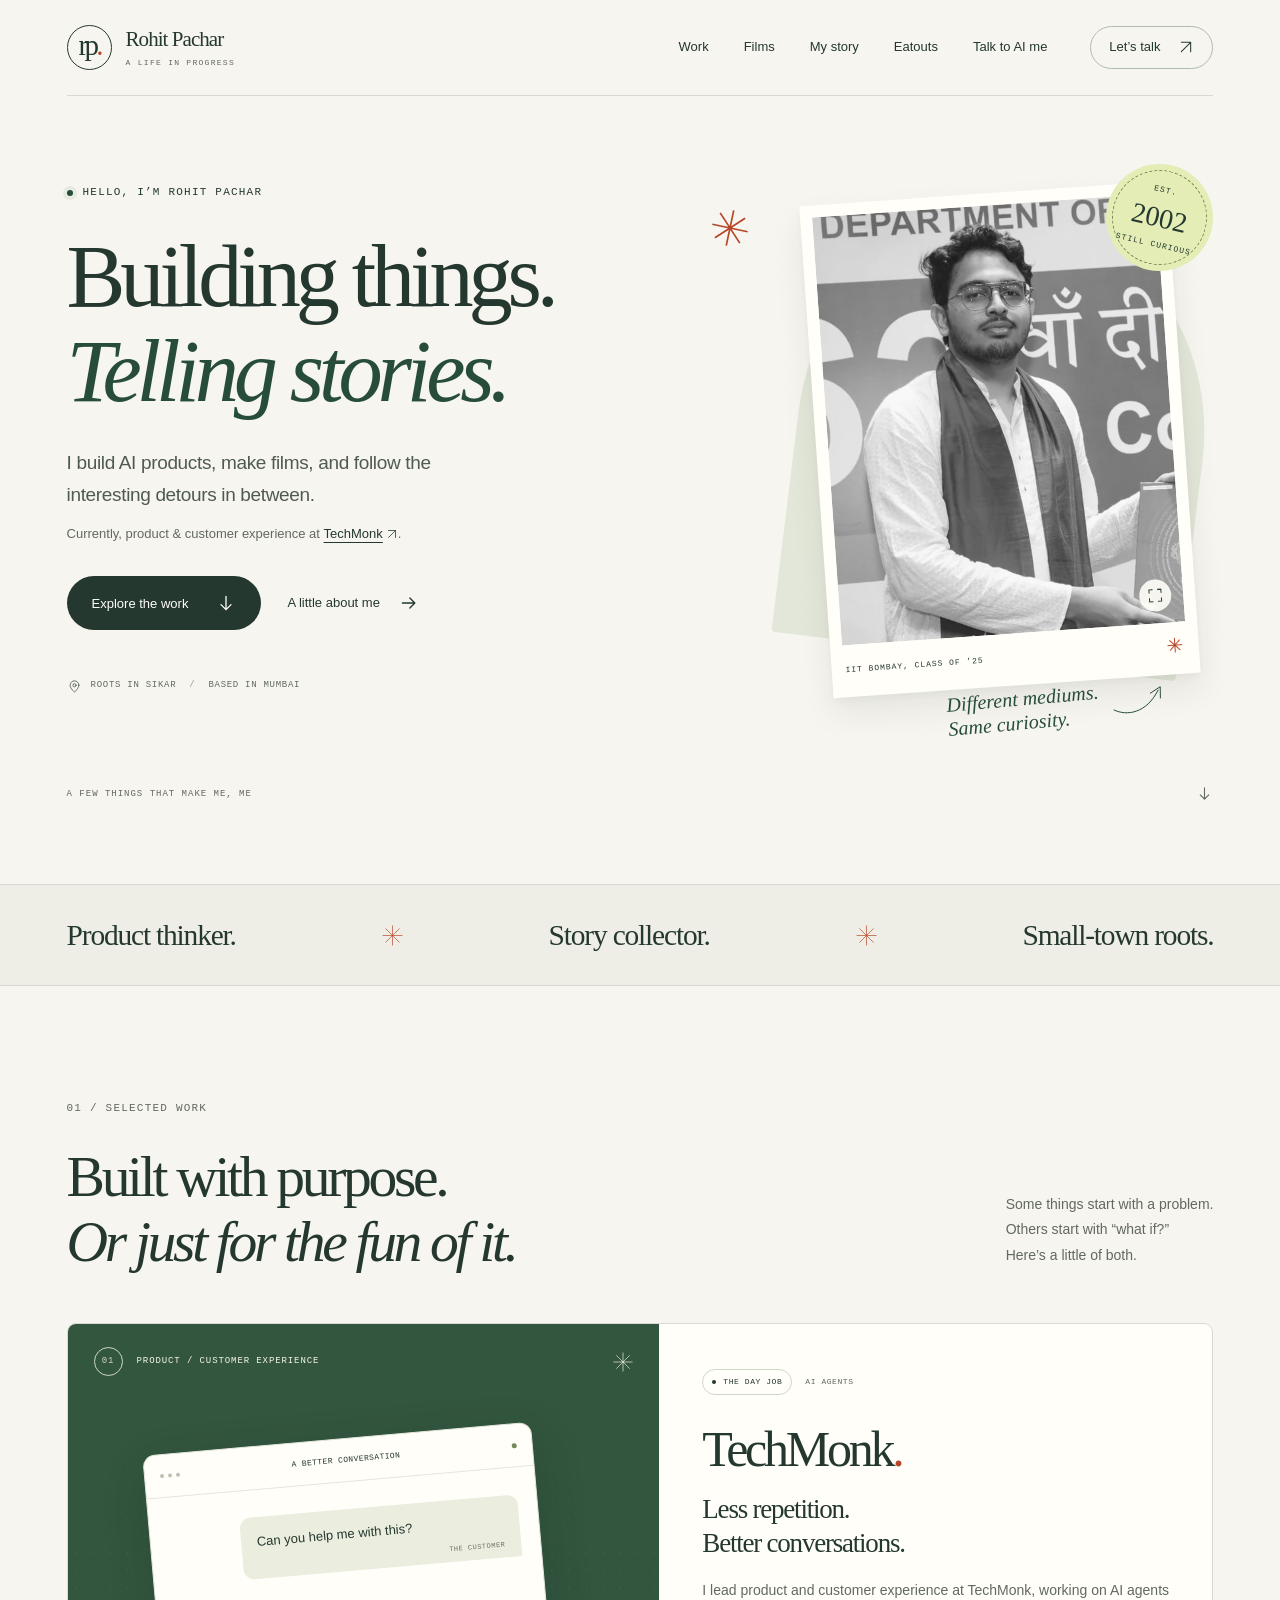
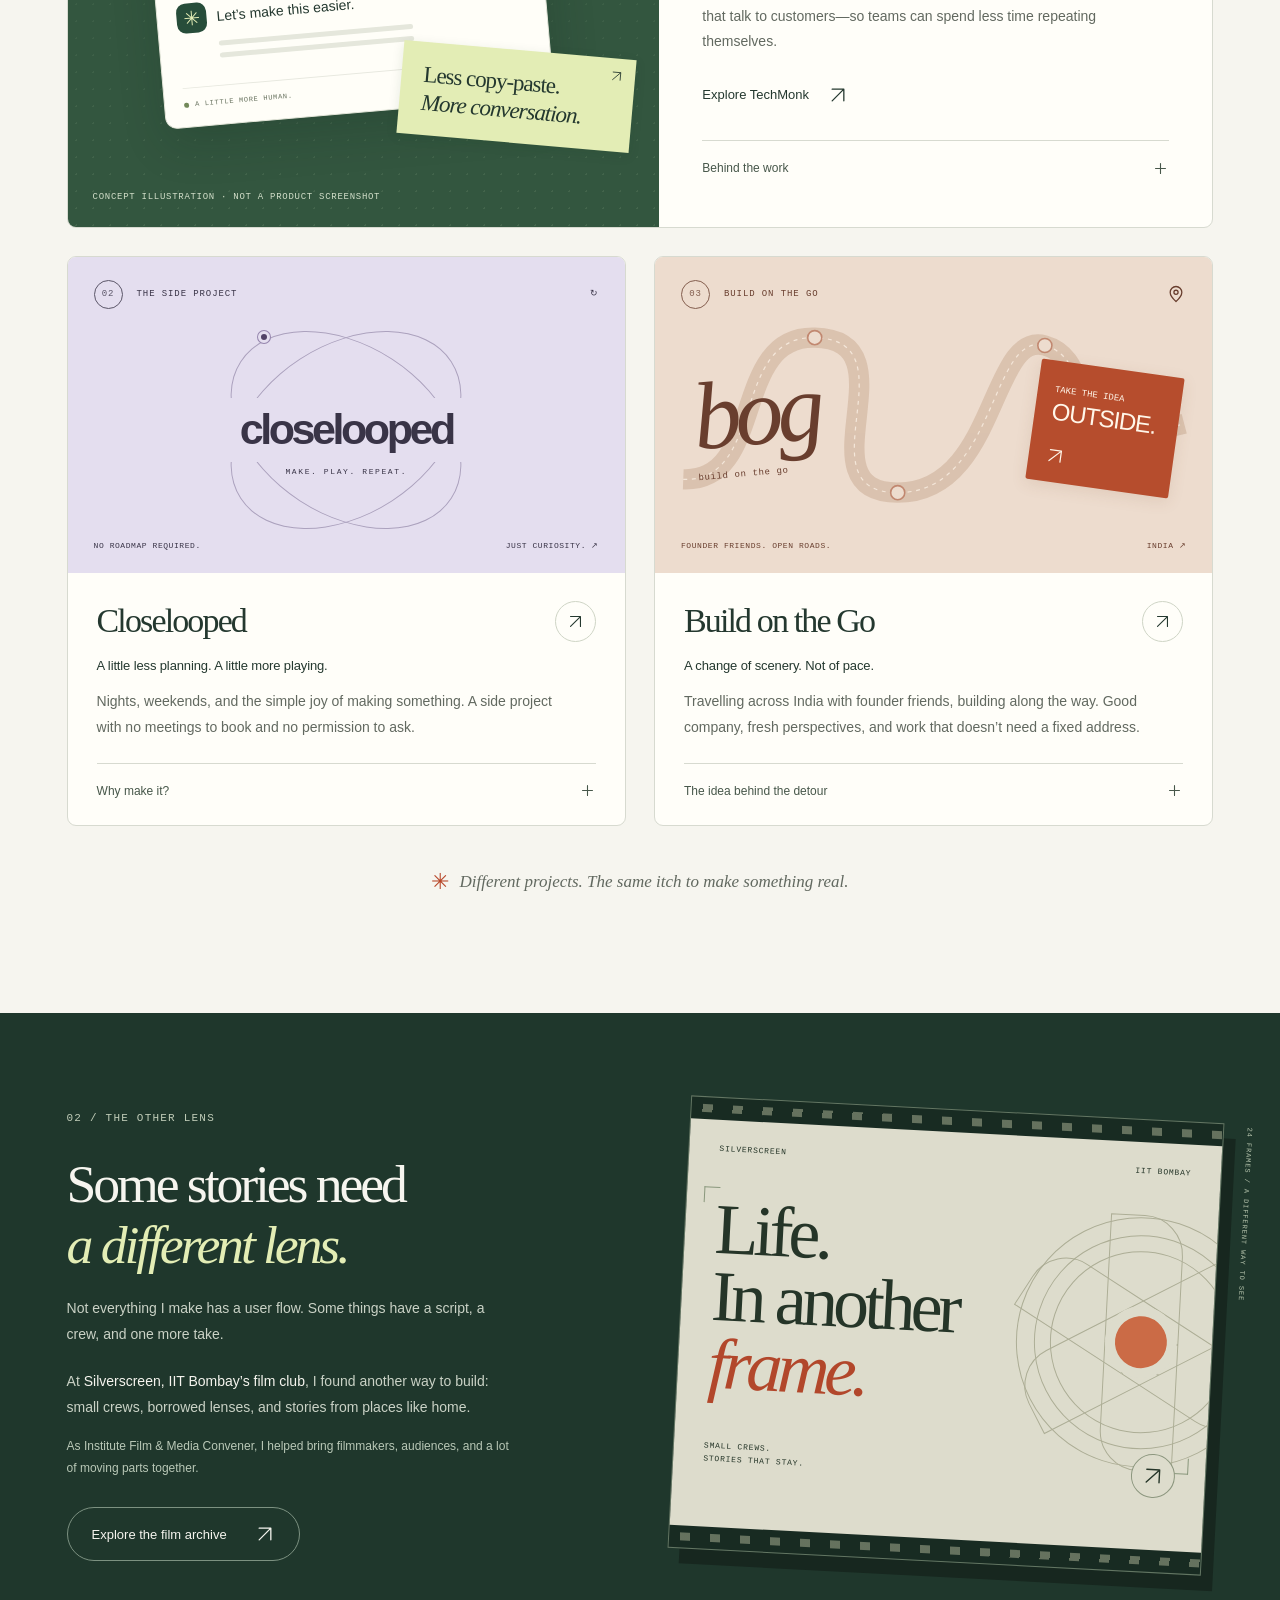
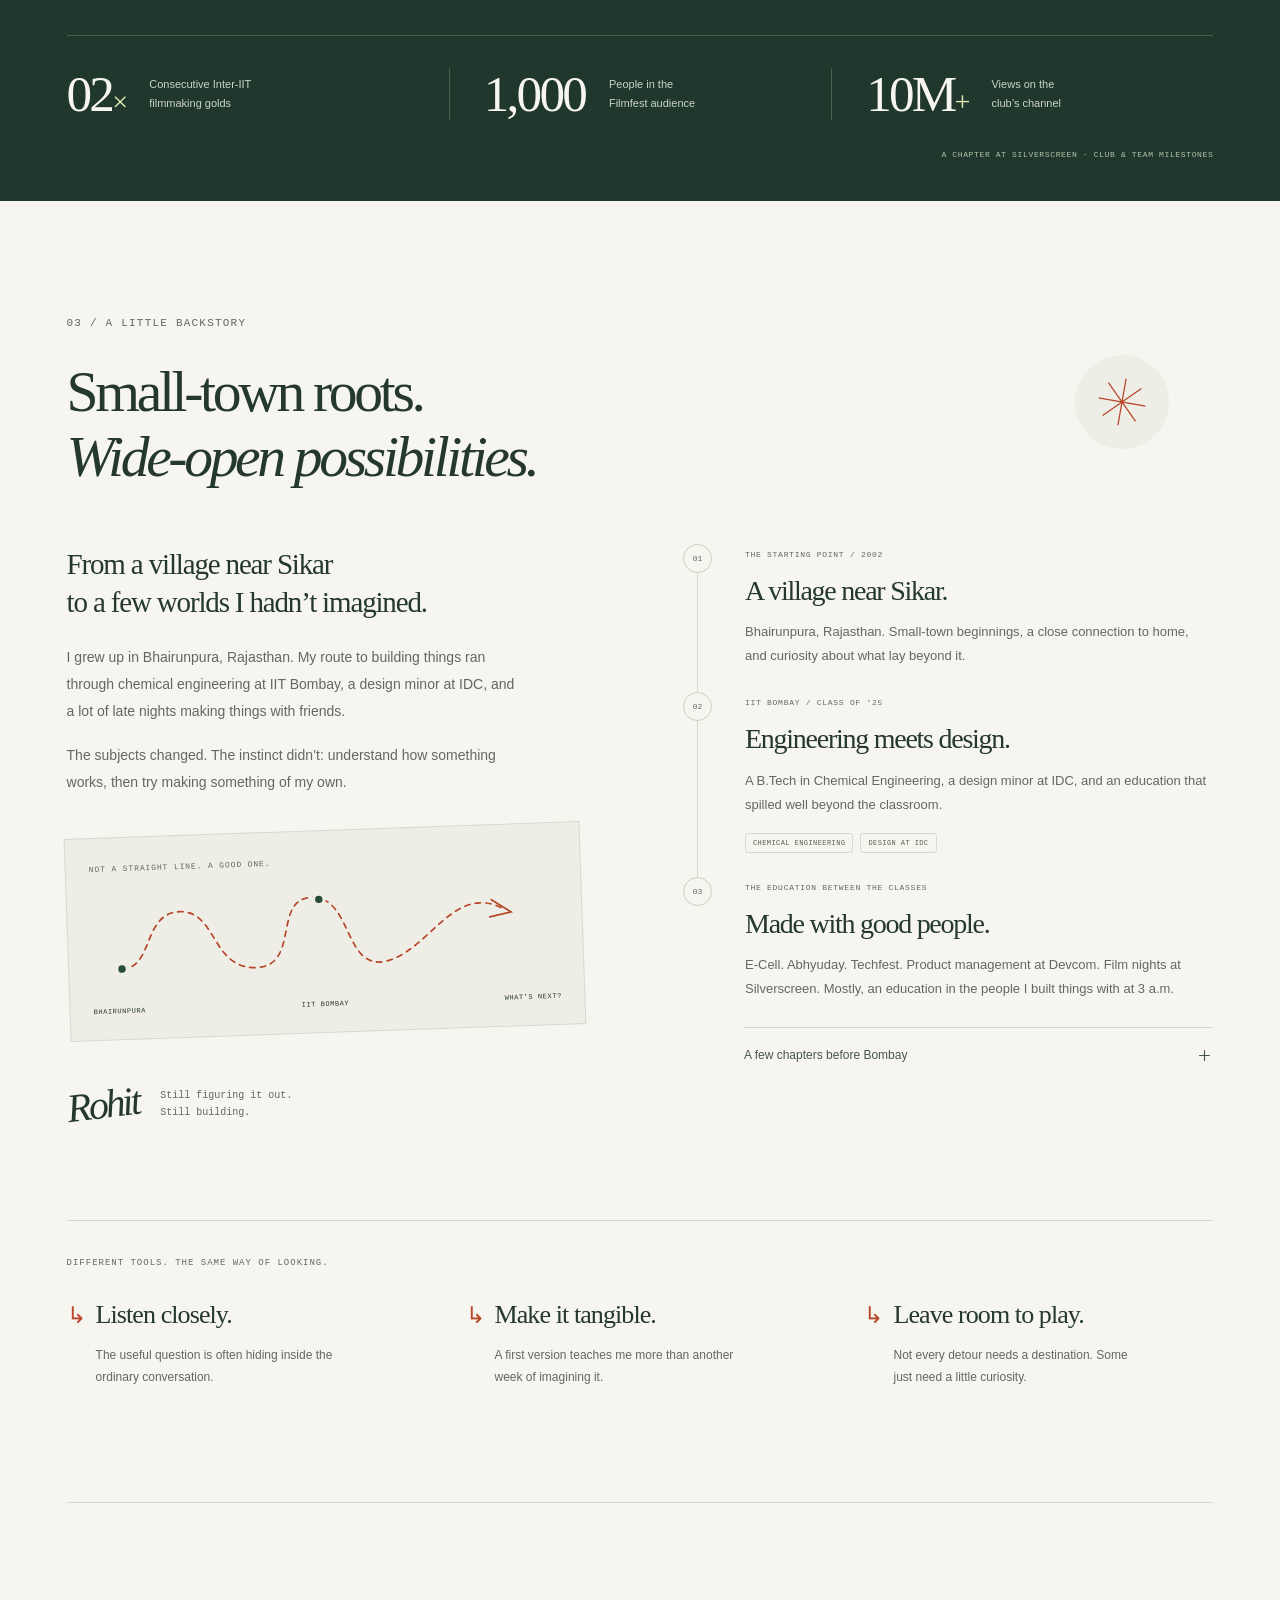
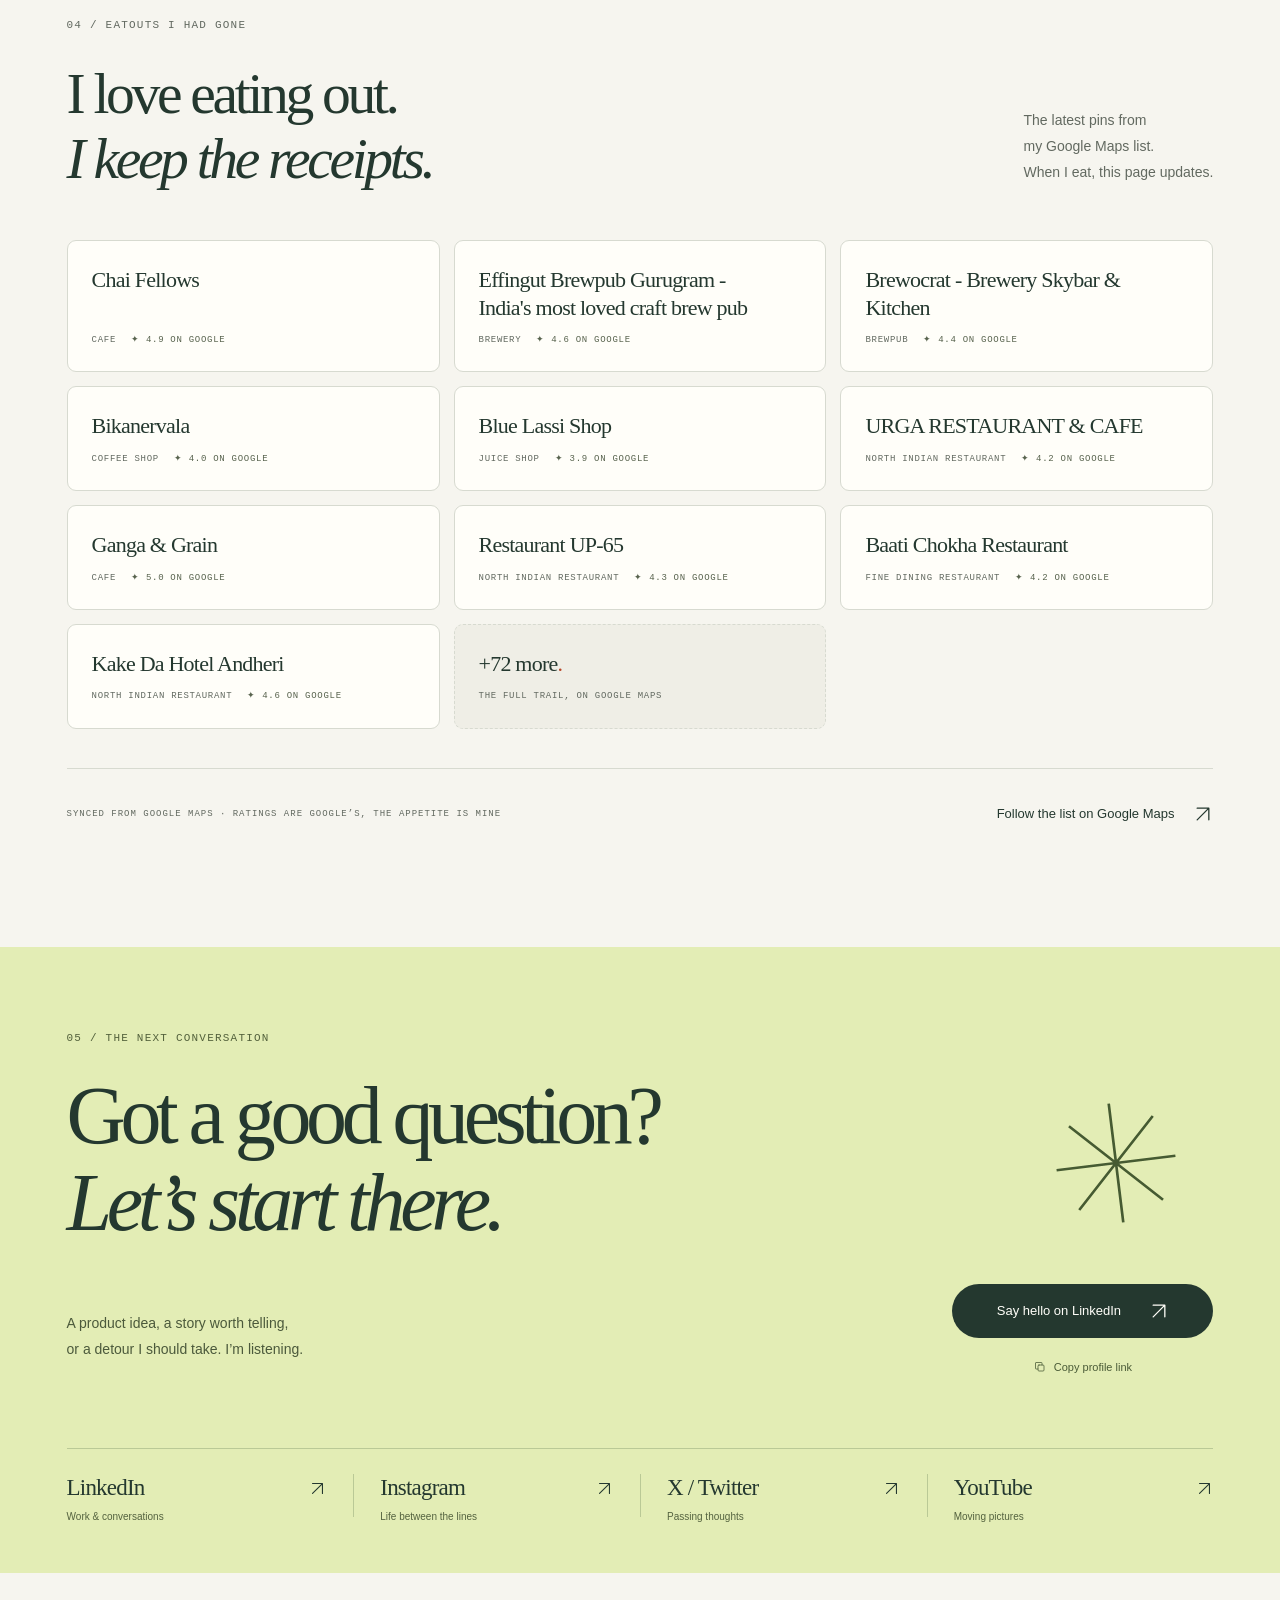
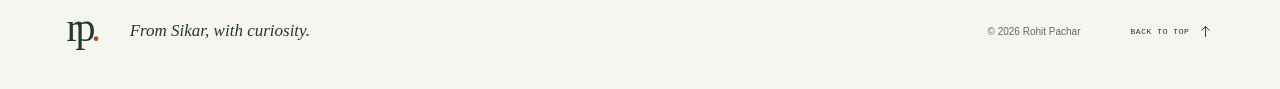
<file: index.html>
<!doctype html>
<html lang="en">
<head>
  <meta charset="utf-8">
  <meta name="viewport" content="width=device-width, initial-scale=1">
  <meta name="theme-color" content="#f6f5ef">
  <meta name="color-scheme" content="light">
  <title>Rohit Pachar — Building things. Telling stories.</title>
  <meta name="description" content="I'm Rohit Pachar. I build AI products, make films, and follow the interesting detours in between. Product & customer experience at TechMonk. IIT Bombay ’25.">
  <meta name="author" content="Rohit Pachar">
  <link rel="canonical" href="https://rohitpachar.com/">
  <meta property="og:type" content="website">
  <meta property="og:locale" content="en_IN">
  <meta property="og:site_name" content="Rohit Pachar">
  <meta property="og:title" content="Rohit Pachar — Building things. Telling stories.">
  <meta property="og:description" content="A product builder with a filmmaker’s eye. AI products, side projects, and stories from a life in progress.">
  <meta property="og:url" content="https://rohitpachar.com/">
  <meta property="og:image" content="https://rohitpachar.com/assets/images/social-cover.jpg">
  <meta property="og:image:width" content="1200">
  <meta property="og:image:height" content="630">
  <meta property="og:image:alt" content="Rohit Pachar. Building things. Telling stories. Product, film, and a little curiosity.">
  <meta name="twitter:card" content="summary_large_image">
  <meta name="twitter:site" content="@rohitpachar05">
  <meta name="twitter:title" content="Rohit Pachar — Building things. Telling stories.">
  <meta name="twitter:description" content="A product builder with a filmmaker’s eye. AI products, side projects, and stories from a life in progress.">
  <meta name="twitter:image" content="https://rohitpachar.com/assets/images/social-cover.jpg">
  <link rel="icon" href="assets/brand/favicon.svg" type="image/svg+xml">
  <link rel="icon" href="assets/brand/favicon-32.png" type="image/png" sizes="32x32">
  <link rel="apple-touch-icon" href="assets/brand/apple-touch-icon.png" sizes="180x180">
  <link rel="manifest" href="site.webmanifest">
  <link rel="stylesheet" href="assets/styles.css">
  <script src="assets/main.js" defer></script>
  <script type="application/ld+json">
  {
    "@context": "https://schema.org",
    "@type": "ProfilePage",
    "url": "https://rohitpachar.com/",
    "name": "Rohit Pachar — Building things. Telling stories.",
    "mainEntity": {
      "@type": "Person",
      "name": "Rohit Pachar",
      "url": "https://rohitpachar.com/",
      "description": "Product builder and filmmaker. IIT Bombay, class of 2025.",
      "image": "https://rohitpachar.com/assets/images/rohit-portrait-960.webp",
      "alumniOf": { "@type": "CollegeOrUniversity", "name": "Indian Institute of Technology Bombay" },
      "sameAs": [
        "https://www.linkedin.com/in/rohitpachar/",
        "https://www.instagram.com/rohitpachar05",
        "https://x.com/rohitpachar05",
        "https://www.youtube.com/@rohitpachar5393"
      ]
    }
  }
  </script>
</head>
<body id="top">
  <a class="skip-link" href="#main">Skip to content</a>

  <!-- Small, local icon set. No icon library or font downloads. -->
  <svg class="svg-defs" xmlns="http://www.w3.org/2000/svg" aria-hidden="true">
    <defs>
      <symbol id="i-arrow-up-right" viewBox="0 0 24 24"><path d="M5 19 19 5M5 5h14v14"/></symbol>
      <symbol id="i-arrow-right" viewBox="0 0 24 24"><path d="M4 12h15m-6-6 6 6-6 6"/></symbol>
      <symbol id="i-arrow-down" viewBox="0 0 24 24"><path d="M12 4v16m-6-6 6 6 6-6"/></symbol>
      <symbol id="i-plus" viewBox="0 0 24 24"><path d="M12 5v14M5 12h14"/></symbol>
      <symbol id="i-copy" viewBox="0 0 24 24"><rect x="8" y="8" width="12" height="12" rx="2"/><path d="M16 8V4a1 1 0 0 0-1-1H4a1 1 0 0 0-1 1v11a1 1 0 0 0 1 1h4"/></symbol>
      <symbol id="i-pin" viewBox="0 0 24 24"><path d="M19 10c0 5-7 11-7 11S5 15 5 10a7 7 0 1 1 14 0Z"/><circle cx="12" cy="10" r="2.5"/></symbol>
      <symbol id="i-expand" viewBox="0 0 24 24"><path d="M8 3H3v5m13-5h5v5M3 16v5h5m13-5v5h-5"/></symbol>
      <symbol id="i-check" viewBox="0 0 24 24"><path d="m5 12 4 4L19 6"/></symbol>
      <symbol id="i-spark" viewBox="0 0 40 40"><path d="M20 1v38M1 20h38M6.6 6.6l26.8 26.8M6.6 33.4 33.4 6.6"/></symbol>
    </defs>
  </svg>

  <header class="site-header" data-header>
    <div class="header-inner wrap">
      <a class="brand" href="#top" aria-label="Rohit Pachar, back to top">
        <span class="brand-monogram" aria-hidden="true">rp<span>.</span></span>
        <span class="brand-name">Rohit Pachar<span class="brand-subtitle">A LIFE IN PROGRESS</span></span>
      </a>
      <button class="menu-toggle" type="button" aria-expanded="false" aria-controls="site-nav" hidden>
        <span data-menu-label>Menu</span><span class="menu-lines" aria-hidden="true"></span>
      </button>
      <nav class="site-nav" id="site-nav" aria-label="Main navigation">
        <a href="#work" data-nav-link>Work<span class="nav-dot" aria-hidden="true"></span></a>
        <a href="#films" data-nav-link>Films<span class="nav-dot" aria-hidden="true"></span></a>
        <a href="#about" data-nav-link>My story<span class="nav-dot" aria-hidden="true"></span></a>
        <a href="#eatouts" data-nav-link>Eatouts<span class="nav-dot" aria-hidden="true"></span></a>
        <a href="/talk/">Talk to AI me<span class="nav-dot" aria-hidden="true"></span></a>
        <a class="nav-contact" href="#contact" data-nav-link>Let’s talk<svg class="icon" aria-hidden="true"><use href="#i-arrow-up-right"/></svg></a>
      </nav>
    </div>
    <div class="reading-progress" aria-hidden="true"><span data-progress></span></div>
  </header>

  <main id="main">
    <!-- 00 / INTRODUCTION -->
    <section class="hero wrap" aria-labelledby="hero-title">
      <div class="hero-copy">
        <p class="eyebrow hero-eyebrow"><span class="status-dot" aria-hidden="true"></span> HELLO, I’M ROHIT PACHAR</p>
        <h1 id="hero-title">Building things.<br><em>Telling stories.</em><svg class="hero-spark" viewBox="0 0 40 40" aria-hidden="true"><use href="#i-spark"/></svg></h1>
        <p class="hero-description">I build AI products, make films, and follow the interesting detours in between.</p>
        <p class="hero-current">Currently, product &amp; customer experience at <a href="https://techmonk.io" target="_blank" rel="noopener noreferrer">TechMonk<svg class="icon" aria-hidden="true"><use href="#i-arrow-up-right"/></svg></a>.</p>
        <div class="hero-actions">
          <a class="button button-dark" href="#work">Explore the work<svg class="icon" aria-hidden="true"><use href="#i-arrow-down"/></svg></a>
          <a class="text-link" href="#about">A little about me<svg class="icon" aria-hidden="true"><use href="#i-arrow-right"/></svg></a>
        </div>
        <div class="hero-location"><svg class="icon" aria-hidden="true"><use href="#i-pin"/></svg><span>ROOTS IN SIKAR<span class="location-separator">/</span>BASED IN MUMBAI</span></div>
      </div>
      <div class="hero-portrait">
        <div class="portrait-backdrop" aria-hidden="true"></div>
        <div class="edition-stamp" aria-hidden="true"><span>EST.</span><strong>2002</strong><span>STILL CURIOUS</span></div>
        <figure class="portrait-card">
          <a class="portrait-link" href="assets/images/convocation.webp" data-photo-open aria-label="Open the full IIT Bombay convocation photograph">
            <img src="assets/images/rohit-portrait-960.webp" srcset="assets/images/rohit-portrait-480.webp 480w, assets/images/rohit-portrait-960.webp 960w" sizes="(max-width: 600px) 78vw, (max-width: 1000px) 350px, 360px" width="960" height="1200" alt="At the IIT Bombay chemical engineering convocation, 2025." fetchpriority="high">
            <span class="photo-expand" aria-hidden="true"><svg class="icon"><use href="#i-expand"/></svg></span>
          </a>
          <figcaption><span>IIT BOMBAY, CLASS OF ’25</span><span class="caption-star" aria-hidden="true">✳</span></figcaption>
        </figure>
        <div class="portrait-note"><span>Different mediums.<br>Same curiosity.</span><svg viewBox="0 0 80 45" fill="none" aria-hidden="true"><path d="M2 32c15 9 40 8 57-20M49 15l13-7-1 14"/></svg></div>
      </div>
      <a class="hero-scroll eyebrow" href="#work"><span>A FEW THINGS THAT MAKE ME, ME</span><svg class="icon" aria-hidden="true"><use href="#i-arrow-down"/></svg></a>
    </section>

    <div class="thread-strip" aria-label="Product thinker, story collector, small-town roots">
      <div class="wrap thread-inner" aria-hidden="true">
        <span>Product thinker.</span><svg class="spark-icon"><use href="#i-spark"/></svg>
        <span>Story collector.</span><svg class="spark-icon"><use href="#i-spark"/></svg>
        <span>Small-town roots.</span><svg class="spark-icon last-spark"><use href="#i-spark"/></svg>
      </div>
    </div>

    <!-- 01 / WORK: source-grounded project introductions, not invented case studies. -->
    <section class="work-section section-pad wrap" id="work" aria-labelledby="work-title">
      <div class="section-heading reveal">
        <div><p class="eyebrow section-index">01 / SELECTED WORK</p><h2 id="work-title">Built with purpose.<br><em>Or just for the fun of it.</em></h2></div>
        <p class="section-aside">Some things start with a problem.<br> Others start with “what if?”<br> Here’s a little of both.</p>
      </div>

      <article class="project-feature reveal" aria-labelledby="techmonk-title">
        <div class="project-visual techmonk-visual">
          <div class="visual-topline"><span class="visual-number">01</span><span>PRODUCT / CUSTOMER EXPERIENCE</span><svg class="spark-icon" aria-hidden="true"><use href="#i-spark"/></svg></div>
          <div class="conversation-art" aria-hidden="true">
            <div class="conversation-window">
              <div class="window-bar"><span class="window-dots"><i></i><i></i><i></i></span><span>A BETTER CONVERSATION</span><span class="tiny-dot"></span></div>
              <div class="customer-message">Can you help me with this?<span>THE CUSTOMER</span></div>
              <div class="agent-message"><span class="agent-symbol">✳</span><div>Let’s make this easier.<span class="message-line"></span><span class="message-line short-line"></span></div></div>
              <div class="conversation-footer"><span class="tiny-dot"></span> A LITTLE MORE HUMAN.</div>
            </div>
            <div class="conversation-sticker">Less copy-paste.<br><em>More conversation.</em><svg class="icon"><use href="#i-arrow-up-right"/></svg></div>
          </div>
          <p class="visual-caption">CONCEPT ILLUSTRATION · NOT A PRODUCT SCREENSHOT</p>
        </div>
        <div class="feature-copy">
          <div class="tag-row"><span class="tag"><span class="status-dot" aria-hidden="true"></span> THE DAY JOB</span><span class="tag tag-plain">AI AGENTS</span></div>
          <h3 id="techmonk-title">TechMonk<span class="accent-dot">.</span></h3>
          <p class="project-deck">Less repetition.<br> Better conversations.</p>
          <p class="project-description">I lead product and customer experience at TechMonk, working on AI agents that talk to customers—so teams can spend less time repeating themselves.</p>
          <a class="text-link project-link" href="https://techmonk.io" target="_blank" rel="noopener noreferrer">Explore TechMonk<svg class="icon" aria-hidden="true"><use href="#i-arrow-up-right"/></svg></a>
          <details class="story-details">
            <summary>Behind the work<svg class="icon" aria-hidden="true"><use href="#i-plus"/></svg></summary>
            <div class="details-content"><p>The starting point is a customer conversation. The product challenge is making the next one more useful—and less repetitive. At TechMonk, I bring product and customer experience into that same conversation.</p></div>
          </details>
        </div>
      </article>

      <div class="project-grid">
        <article class="project-card reveal" aria-labelledby="closelooped-title">
          <div class="project-visual loop-visual">
            <div class="visual-topline"><span class="visual-number">02</span><span>THE SIDE PROJECT</span><span aria-hidden="true">↻</span></div>
            <div class="loop-art" aria-hidden="true"><div class="loop-orbit orbit-one"></div><div class="loop-orbit orbit-two"></div><div class="loop-title">closelooped<span>MAKE. PLAY. REPEAT.</span></div><span class="orbit-dot"></span></div>
            <div class="visual-bottomline"><span>NO ROADMAP REQUIRED.</span><span>JUST CURIOSITY. ↗</span></div>
          </div>
          <div class="card-copy">
            <div class="card-title-row"><h3 id="closelooped-title">Closelooped</h3><a class="round-link" href="https://closelooped.com" target="_blank" rel="noopener noreferrer" aria-label="Visit Closelooped (opens in a new tab)"><svg class="icon" aria-hidden="true"><use href="#i-arrow-up-right"/></svg></a></div>
            <p class="card-kicker">A little less planning. A little more playing.</p>
            <p class="project-description">Nights, weekends, and the simple joy of making something. A side project with no meetings to book and no permission to ask.</p>
            <details class="story-details"><summary>Why make it?<svg class="icon" aria-hidden="true"><use href="#i-plus"/></svg></summary><div class="details-content"><p>Not every project needs a grand thesis. Closelooped is a space to follow an idea, make it tangible, and enjoy the process. Built for the joy of it. That’s enough.</p><a class="inline-link" href="https://closelooped.com" target="_blank" rel="noopener noreferrer">See where it’s going ↗</a></div></details>
          </div>
        </article>
        <article class="project-card reveal" aria-labelledby="bog-title">
          <div class="project-visual bog-visual">
            <div class="visual-topline"><span class="visual-number">03</span><span>BUILD ON THE GO</span><svg class="icon" aria-hidden="true"><use href="#i-pin"/></svg></div>
            <div class="bog-art" aria-hidden="true">
              <svg class="road-art" viewBox="0 0 580 290" fill="none"><path class="road-shadow" d="M-30 224C76 228 30 40 138 43c129 3-21 198 106 198S362 34 432 53s18 142 178 100"/><path class="road-line" d="M-30 224C76 228 30 40 138 43c129 3-21 198 106 198S362 34 432 53s18 142 178 100"/><circle cx="138" cy="43" r="9" class="road-point"/><circle cx="244" cy="241" r="9" class="road-point"/><circle cx="432" cy="53" r="9" class="road-point"/></svg>
              <span class="bog-wordmark">bog<span>build on the go</span></span>
              <span class="bog-ticket">TAKE THE IDEA<br><strong>OUTSIDE.</strong><svg class="icon"><use href="#i-arrow-up-right"/></svg></span>
            </div>
            <div class="visual-bottomline"><span>FOUNDER FRIENDS. OPEN ROADS.</span><span>INDIA ↗</span></div>
          </div>
          <div class="card-copy">
            <div class="card-title-row"><h3 id="bog-title">Build on the Go</h3><a class="round-link" href="https://buildongo.org" target="_blank" rel="noopener noreferrer" aria-label="Visit Build on the Go (opens in a new tab)"><svg class="icon" aria-hidden="true"><use href="#i-arrow-up-right"/></svg></a></div>
            <p class="card-kicker">A change of scenery. Not of pace.</p>
            <p class="project-description">Travelling across India with founder friends, building along the way. Good company, fresh perspectives, and work that doesn’t need a fixed address.</p>
            <details class="story-details"><summary>The idea behind the detour<svg class="icon" aria-hidden="true"><use href="#i-plus"/></svg></summary><div class="details-content"><p>Get a group of builders together. Take the conversation somewhere new. Keep making things as you go. BOG brings the road trip and the building session into the same itinerary.</p><a class="inline-link" href="https://buildongo.org" target="_blank" rel="noopener noreferrer">Find the route and the rules ↗</a></div></details>
          </div>
        </article>
      </div>
      <p class="work-footnote"><span class="little-star" aria-hidden="true">✳</span> Different projects. The same itch to make something real.</p>
    </section>

    <!-- 02 / FILM -->
    <section class="film-section" id="films" aria-labelledby="film-title">
      <div class="wrap film-inner">
        <div class="film-main">
          <div class="film-copy reveal">
            <p class="eyebrow section-index">02 / THE OTHER LENS</p>
            <h2 id="film-title">Some stories need<br><em>a different lens.</em></h2>
            <p>Not everything I make has a user flow. Some things have a script, a crew, and one more take.</p>
            <p>At <strong>Silverscreen, IIT Bombay’s film club</strong>, I found another way to build: small crews, borrowed lenses, and stories from places like home.</p>
            <p class="film-role">As Institute Film &amp; Media Convener, I helped bring filmmakers, audiences, and a lot of moving parts together.</p>
            <a class="button button-light-outline" href="https://www.youtube.com/@silverscreeniitb" target="_blank" rel="noopener noreferrer">Explore the film archive<svg class="icon" aria-hidden="true"><use href="#i-arrow-up-right"/></svg></a>
          </div>
          <a class="film-poster reveal" href="https://www.youtube.com/@silverscreeniitb" target="_blank" rel="noopener noreferrer" aria-label="Explore Silverscreen IIT Bombay on YouTube (opens in a new tab)">
            <div class="film-sprockets" aria-hidden="true"></div>
            <div class="film-poster-inner" aria-hidden="true">
              <div class="film-poster-top"><span>SILVERSCREEN</span><span>IIT BOMBAY</span></div>
              <div class="film-poster-title">Life.<br>In another<br><em>frame.</em></div>
              <div class="film-aperture"><span></span><span></span><span></span><span></span><span></span><span></span><i></i></div>
              <span class="film-frame-corner corner-tl"></span><span class="film-frame-corner corner-br"></span>
              <div class="film-poster-bottom"><span>SMALL CREWS.<br>STORIES THAT STAY.</span><span class="film-play"><svg class="icon"><use href="#i-arrow-up-right"/></svg></span></div>
            </div>
            <div class="film-sprockets" aria-hidden="true"></div>
            <span class="film-edge-label" aria-hidden="true">24 FRAMES / A DIFFERENT WAY TO SEE</span>
          </a>
        </div>
        <div class="film-milestones reveal">
          <div class="milestone"><strong>02<span>×</span></strong><p>Consecutive Inter-IIT<br>filmmaking golds</p></div>
          <div class="milestone"><strong>1,000</strong><p>People in the<br>Filmfest audience</p></div>
          <div class="milestone"><strong>10M<span>+</span></strong><p>Views on the<br>club’s channel</p></div>
        </div>
        <p class="film-footnote">A CHAPTER AT SILVERSCREEN · CLUB &amp; TEAM MILESTONES</p>
      </div>
    </section>

    <!-- 03 / BACKGROUND -->
    <section class="about-section section-pad wrap" id="about" aria-labelledby="about-title">
      <div class="section-heading reveal"><div><p class="eyebrow section-index">03 / A LITTLE BACKSTORY</p><h2 id="about-title">Small-town roots.<br><em>Wide-open possibilities.</em></h2></div><span class="about-spark" aria-hidden="true"><svg viewBox="0 0 40 40"><use href="#i-spark"/></svg></span></div>
      <div class="about-grid">
        <div class="about-narrative reveal">
          <p class="about-lead">From a village near Sikar<br>to a few worlds I hadn’t imagined.</p>
          <p>I grew up in Bhairunpura, Rajasthan. My route to building things ran through chemical engineering at IIT Bombay, a design minor at IDC, and a lot of late nights making things with friends.</p>
          <p>The subjects changed. The instinct didn’t: understand how something works, then try making something of my own.</p>
          <div class="origin-note" aria-label="The journey: Bhairunpura, IIT Bombay, and whatever comes next">
            <p class="eyebrow">NOT A STRAIGHT LINE. A GOOD ONE.</p>
            <svg class="journey-line" viewBox="0 0 440 112" fill="none" aria-hidden="true"><path d="M28 77c30 0 21-52 56-52s28 55 70 55 17-65 55-64 27 71 68 62 66-73 113-44"/><circle cx="28" cy="77" r="5"/><circle cx="215" cy="18" r="5"/><path class="journey-arrow" d="m377 24 18 12-20 4"/></svg>
            <div class="journey-labels" aria-hidden="true"><span>BHAIRUNPURA</span><span>IIT BOMBAY</span><span>WHAT’S NEXT?</span></div>
          </div>
          <div class="signature"><span>Rohit</span><p>Still figuring it out.<br>Still building.</p></div>
        </div>
        <div class="timeline reveal">
          <article class="timeline-item"><span class="timeline-marker" aria-hidden="true">01</span><p class="eyebrow">THE STARTING POINT / 2002</p><h3>A village near Sikar.</h3><p>Bhairunpura, Rajasthan. Small-town beginnings, a close connection to home, and curiosity about what lay beyond it.</p></article>
          <article class="timeline-item"><span class="timeline-marker" aria-hidden="true">02</span><p class="eyebrow">IIT BOMBAY / CLASS OF ’25</p><h3>Engineering meets design.</h3><p>A B.Tech in Chemical Engineering, a design minor at IDC, and an education that spilled well beyond the classroom.</p><div class="timeline-tags"><span>CHEMICAL ENGINEERING</span><span>DESIGN AT IDC</span></div></article>
          <article class="timeline-item"><span class="timeline-marker" aria-hidden="true">03</span><p class="eyebrow">THE EDUCATION BETWEEN THE CLASSES</p><h3>Made with good people.</h3><p>E-Cell. Abhyuday. Techfest. Product management at Devcom. Film nights at Silverscreen. Mostly, an education in the people I built things with at 3 a.m.</p></article>
          <details class="story-details education-details"><summary>A few chapters before Bombay<svg class="icon" aria-hidden="true"><use href="#i-plus"/></svg></summary><div class="details-content"><p>Polkaji through class 4, BPS Sikar through class 10, Keshwanand for class 12, and JEE coaching at Matrix. A KVPY fellowship and a JEE result in the top 1.6% of 9.3 lakh candidates were part of the route to IIT Bombay.</p></div></details>
        </div>
      </div>
      <div class="approach reveal">
        <p class="eyebrow">DIFFERENT TOOLS. THE SAME WAY OF LOOKING.</p>
        <div class="approach-grid">
          <article><span aria-hidden="true">↳</span><h3>Listen closely.</h3><p>The useful question is often hiding inside the ordinary conversation.</p></article>
          <article><span aria-hidden="true">↳</span><h3>Make it tangible.</h3><p>A first version teaches me more than another week of imagining it.</p></article>
          <article><span aria-hidden="true">↳</span><h3>Leave room to play.</h3><p>Not every detour needs a destination. Some just need a little curiosity.</p></article>
        </div>
      </div>
    </section>

    <!-- 04 / EATOUTS: synced from the shared Google Maps list by scripts/sync_eatouts.py. -->
    <section class="eatouts-section section-pad wrap" id="eatouts" aria-labelledby="eatouts-title">
      <div class="section-heading reveal">
        <div><p class="eyebrow section-index">04 / EATOUTS I HAD GONE</p><h2 id="eatouts-title">I love eating out.<br><em>I keep the receipts.</em></h2></div>
        <p class="section-aside">The latest pins from<br> my Google Maps list.<br> When I eat, this page updates.</p>
      </div>
      <div class="eatouts-grid reveal">
          <!-- EATOUTS:START (generated by scripts/sync_eatouts.py — do not edit by hand) -->
          <a class="eatout-card" href="https://www.google.com/maps/search/?api=1&amp;query=Chai%20Fellows" target="_blank" rel="noopener noreferrer"><h3>Chai Fellows</h3><p class="eatout-meta"><span class="eatout-category">Cafe</span><span class="eatout-rating">✦ 4.9 on Google</span></p><svg class="icon eatout-arrow" aria-hidden="true"><use href="#i-arrow-up-right"/></svg></a>
          <a class="eatout-card" href="https://www.google.com/maps/search/?api=1&amp;query=Effingut%20Brewpub%20Gurugram%20-%20India%27s%20most%20loved%20craft%20brew%20pub" target="_blank" rel="noopener noreferrer"><h3>Effingut Brewpub Gurugram - India&#x27;s most loved craft brew pub</h3><p class="eatout-meta"><span class="eatout-category">Brewery</span><span class="eatout-rating">✦ 4.6 on Google</span></p><svg class="icon eatout-arrow" aria-hidden="true"><use href="#i-arrow-up-right"/></svg></a>
          <a class="eatout-card" href="https://www.google.com/maps/search/?api=1&amp;query=Brewocrat%20-%20Brewery%20Skybar%20%26%20Kitchen" target="_blank" rel="noopener noreferrer"><h3>Brewocrat - Brewery Skybar &amp; Kitchen</h3><p class="eatout-meta"><span class="eatout-category">Brewpub</span><span class="eatout-rating">✦ 4.4 on Google</span></p><svg class="icon eatout-arrow" aria-hidden="true"><use href="#i-arrow-up-right"/></svg></a>
          <a class="eatout-card" href="https://www.google.com/maps/search/?api=1&amp;query=Bikanervala" target="_blank" rel="noopener noreferrer"><h3>Bikanervala</h3><p class="eatout-meta"><span class="eatout-category">Coffee shop</span><span class="eatout-rating">✦ 4.0 on Google</span></p><svg class="icon eatout-arrow" aria-hidden="true"><use href="#i-arrow-up-right"/></svg></a>
          <a class="eatout-card" href="https://www.google.com/maps/search/?api=1&amp;query=Blue%20Lassi%20Shop" target="_blank" rel="noopener noreferrer"><h3>Blue Lassi Shop</h3><p class="eatout-meta"><span class="eatout-category">Juice shop</span><span class="eatout-rating">✦ 3.9 on Google</span></p><svg class="icon eatout-arrow" aria-hidden="true"><use href="#i-arrow-up-right"/></svg></a>
          <a class="eatout-card" href="https://www.google.com/maps/search/?api=1&amp;query=URGA%20RESTAURANT%20%26%20CAFE" target="_blank" rel="noopener noreferrer"><h3>URGA RESTAURANT &amp; CAFE</h3><p class="eatout-meta"><span class="eatout-category">North Indian restaurant</span><span class="eatout-rating">✦ 4.2 on Google</span></p><svg class="icon eatout-arrow" aria-hidden="true"><use href="#i-arrow-up-right"/></svg></a>
          <a class="eatout-card" href="https://www.google.com/maps/search/?api=1&amp;query=Ganga%20%26%20Grain" target="_blank" rel="noopener noreferrer"><h3>Ganga &amp; Grain</h3><p class="eatout-meta"><span class="eatout-category">Cafe</span><span class="eatout-rating">✦ 5.0 on Google</span></p><svg class="icon eatout-arrow" aria-hidden="true"><use href="#i-arrow-up-right"/></svg></a>
          <a class="eatout-card" href="https://www.google.com/maps/search/?api=1&amp;query=Restaurant%20UP-65" target="_blank" rel="noopener noreferrer"><h3>Restaurant UP-65</h3><p class="eatout-meta"><span class="eatout-category">North Indian restaurant</span><span class="eatout-rating">✦ 4.3 on Google</span></p><svg class="icon eatout-arrow" aria-hidden="true"><use href="#i-arrow-up-right"/></svg></a>
          <a class="eatout-card" href="https://www.google.com/maps/search/?api=1&amp;query=Baati%20Chokha%20Restaurant" target="_blank" rel="noopener noreferrer"><h3>Baati Chokha Restaurant</h3><p class="eatout-meta"><span class="eatout-category">Fine dining restaurant</span><span class="eatout-rating">✦ 4.2 on Google</span></p><svg class="icon eatout-arrow" aria-hidden="true"><use href="#i-arrow-up-right"/></svg></a>
          <a class="eatout-card" href="https://www.google.com/maps/search/?api=1&amp;query=Kake%20Da%20Hotel%20Andheri" target="_blank" rel="noopener noreferrer"><h3>Kake Da Hotel Andheri</h3><p class="eatout-meta"><span class="eatout-category">North Indian restaurant</span><span class="eatout-rating">✦ 4.6 on Google</span></p><svg class="icon eatout-arrow" aria-hidden="true"><use href="#i-arrow-up-right"/></svg></a>
          <a class="eatout-card eatout-more" href="https://maps.app.goo.gl/15Vi3PHz57bbX9aK9" target="_blank" rel="noopener noreferrer"><h3>+72 more<span class="accent-dot">.</span></h3><p class="eatout-meta"><span>The full trail, on Google Maps</span></p><svg class="icon eatout-arrow" aria-hidden="true"><use href="#i-arrow-up-right"/></svg></a>
          <!-- EATOUTS:END -->
      </div>
      <div class="eatouts-footer reveal">
        <p class="eyebrow">SYNCED FROM GOOGLE MAPS · RATINGS ARE GOOGLE’S, THE APPETITE IS MINE</p>
        <a class="text-link" href="https://maps.app.goo.gl/15Vi3PHz57bbX9aK9" target="_blank" rel="noopener noreferrer">Follow the list on Google Maps<svg class="icon" aria-hidden="true"><use href="#i-arrow-up-right"/></svg></a>
      </div>
    </section>

    <!-- 05 / CONTACT: real destinations from the supplied profile; no dummy form. -->
    <section class="contact-section" id="contact" aria-labelledby="contact-title">
      <div class="wrap contact-inner">
        <p class="eyebrow section-index">05 / THE NEXT CONVERSATION</p>
        <div class="contact-heading"><h2 id="contact-title">Got a good question?<br><em>Let’s start there.</em></h2><svg class="contact-spark" viewBox="0 0 40 40" aria-hidden="true"><use href="#i-spark"/></svg></div>
        <div class="contact-action-row"><p>A product idea, a story worth telling,<br>or a detour I should take. I’m listening.</p><div class="contact-actions"><a class="button button-dark" href="https://www.linkedin.com/in/rohitpachar/" target="_blank" rel="noopener noreferrer">Say hello on LinkedIn<svg class="icon" aria-hidden="true"><use href="#i-arrow-up-right"/></svg></a><button class="copy-profile" type="button" data-copy-profile="https://www.linkedin.com/in/rohitpachar/" hidden><svg class="icon" aria-hidden="true"><use href="#i-copy"/></svg><span data-copy-label>Copy profile link</span></button></div></div>
        <div class="social-grid" aria-label="Find me elsewhere">
          <a href="https://www.linkedin.com/in/rohitpachar/" target="_blank" rel="noopener noreferrer"><span class="social-label">LinkedIn<svg class="icon" aria-hidden="true"><use href="#i-arrow-up-right"/></svg></span><span class="social-description">Work &amp; conversations</span></a>
          <a href="https://www.instagram.com/rohitpachar05" target="_blank" rel="noopener noreferrer"><span class="social-label">Instagram<svg class="icon" aria-hidden="true"><use href="#i-arrow-up-right"/></svg></span><span class="social-description">Life between the lines</span></a>
          <a href="https://x.com/rohitpachar05" target="_blank" rel="noopener noreferrer"><span class="social-label">X / Twitter<svg class="icon" aria-hidden="true"><use href="#i-arrow-up-right"/></svg></span><span class="social-description">Passing thoughts</span></a>
          <a href="https://www.youtube.com/@rohitpachar5393" target="_blank" rel="noopener noreferrer"><span class="social-label">YouTube<svg class="icon" aria-hidden="true"><use href="#i-arrow-up-right"/></svg></span><span class="social-description">Moving pictures</span></a>
        </div>
      </div>
    </section>
  </main>

  <footer class="site-footer wrap"><a class="footer-wordmark" href="#top" aria-label="Rohit Pachar, back to top">rp<span>.</span></a><p>From Sikar, with curiosity.</p><span class="footer-copyright">© <span data-year>2026</span> Rohit Pachar</span><a class="back-to-top" href="#top">BACK TO TOP<svg class="icon" aria-hidden="true"><use href="#i-arrow-down"/></svg></a></footer>
  <p class="sr-only" role="status" aria-live="polite" data-announcement></p>

  <dialog class="photo-dialog" aria-labelledby="photo-dialog-title" data-photo-dialog>
    <div class="photo-dialog-top"><h2 id="photo-dialog-title">One chapter, in a frame.</h2><button type="button" class="dialog-close" data-photo-close aria-label="Close photograph" autofocus><svg class="icon" aria-hidden="true"><use href="#i-plus"/></svg></button></div>
    <img src="assets/images/convocation.webp" width="1800" height="1200" loading="lazy" alt="The IIT Bombay chemical engineering degree award ceremony, 2025.">
    <p>IIT Bombay · Chemical Engineering · Class of 2025</p>
  </dialog>
</body>
</html>
</file>
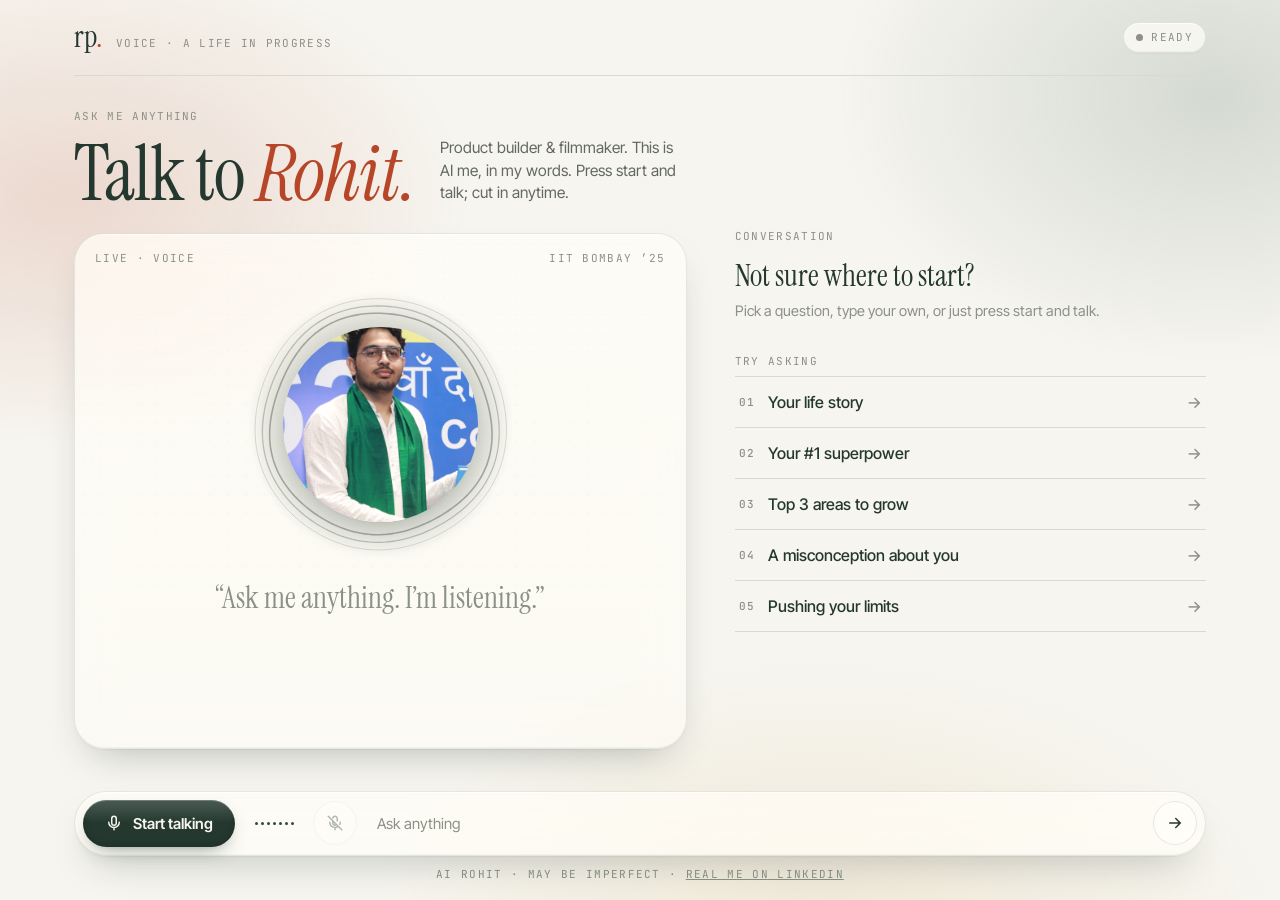
<file: talk/index.html>
<!doctype html>
<html lang="en">
<head>
  <meta charset="utf-8" />
  <meta name="viewport" content="width=device-width, initial-scale=1, viewport-fit=cover" />
  <title>Talk to Rohit</title>
  <meta name="description" content="Talk to an AI version of Rohit Pachar: product builder and filmmaker." />
  <link rel="icon" href="data:image/svg+xml,%3Csvg xmlns=%22http://www.w3.org/2000/svg%22 viewBox=%220 0 64 64%22%3E%3Ccircle cx=%2232%22 cy=%2232%22 r=%2230%22 fill=%22%231b1813%22/%3E%3Ctext x=%2232%22 y=%2242%22 font-family=%22Georgia%22 font-size=%2228%22 text-anchor=%22middle%22 fill=%22%23f4efe6%22%3Erp%3C/text%3E%3C/svg%3E" />
  <link rel="preconnect" href="https://fonts.googleapis.com" />
  <link rel="preconnect" href="https://fonts.gstatic.com" crossorigin />
  <link href="https://fonts.googleapis.com/css2?family=Instrument+Serif:ital@0;1&family=Inter+Tight:wght@400;500;600&family=JetBrains+Mono:wght@400;500&display=swap" rel="stylesheet" />
  <style>
    :root {
      /* palette from rohitpachar.com: warm paper, forest-green ink, burnt orange */
      --bg: #f6f5ef;
      --bg-2: #efeee6;
      --ink: #24382f;
      --ink-2: #626960;
      --ink-3: #8b9187;
      --line: #d7dad0;
      --accent: #b74628;
      --accent-soft: #f0d2c4;
      --you: #274d3a;
      --card: #fffef9;
      --shadow: 0 1px 0 rgba(36, 56, 47, .04), 0 12px 40px -18px rgba(36, 56, 47, .35);
      color-scheme: light;
    }
    @media (prefers-color-scheme: dark) {
      :root:not([data-theme="light"]) {
        --bg: #121813; --bg-2: #1a211b; --ink: #eef0e6; --ink-2: #b3baa9; --ink-3: #7c8576;
        --line: #2a332b; --accent: #e0714b; --accent-soft: #4d2416; --you: #a9cf9a; --card: #172019;
        --shadow: 0 12px 40px -18px rgba(0,0,0,.8); color-scheme: dark;
      }
    }
    :root[data-theme="dark"] {
      --bg: #121813; --bg-2: #1a211b; --ink: #eef0e6; --ink-2: #b3baa9; --ink-3: #7c8576;
        --line: #2a332b; --accent: #e0714b; --accent-soft: #4d2416; --you: #a9cf9a; --card: #172019;
      --shadow: 0 12px 40px -18px rgba(0,0,0,.8); color-scheme: dark;
    }

    * { box-sizing: border-box; }
    html, body { height: 100%; }
    body {
      margin: 0; background: var(--bg); color: var(--ink);
      font: 400 16px/1.5 "Inter Tight", system-ui, sans-serif;
      -webkit-font-smoothing: antialiased;
    }
    .mono { font-family: "JetBrains Mono", ui-monospace, monospace; font-size: 11px; letter-spacing: .12em; text-transform: uppercase; color: var(--ink-3); }
    .serif { font-family: "Instrument Serif", Georgia, serif; font-weight: 400; }

    .app { min-height: 100dvh; display: grid; grid-template-columns: minmax(0, 1fr); grid-template-rows: auto 1fr auto; max-width: 1180px; margin: 0 auto; padding: 0 24px; }

    /* header */
    header { display: flex; align-items: center; justify-content: space-between; padding: 22px 0; border-bottom: 1px solid var(--line); }
    .brand { display: flex; align-items: baseline; gap: 14px; color: inherit; text-decoration: none; }
    .brand .logo { font-family: "Instrument Serif", serif; font-size: 30px; line-height: 1; }
    .brand .logo i { color: var(--accent); font-style: normal; }
    .status { display: inline-flex; align-items: center; gap: 8px; padding: 6px 12px; border: 1px solid var(--line); border-radius: 999px; background: var(--card); }
    .status .dot { width: 7px; height: 7px; border-radius: 50%; background: var(--ink-3); transition: background .2s; }
    .status[data-s="listening"] .dot { background: var(--you); box-shadow: 0 0 0 4px color-mix(in srgb, var(--you) 20%, transparent); }
    .status[data-s="thinking"] .dot { background: var(--ink-2); animation: blink 1s infinite; }
    .status[data-s="speaking"] .dot { background: var(--accent); box-shadow: 0 0 0 4px color-mix(in srgb, var(--accent) 22%, transparent); }
    .status[data-s="error"] .dot { background: #c0392b; }
    @keyframes blink { 50% { opacity: .25; } }

    /* main */
    main { display: grid; grid-template-columns: minmax(0, 1.3fr) minmax(0, 1fr); gap: 48px; padding: 32px 0 28px; min-height: 0; }
    .stage { display: flex; flex-direction: column; min-height: 0; }
    .intro { display: flex; align-items: flex-end; justify-content: space-between; gap: 24px; margin-bottom: 22px; }
    .eyebrow { margin-bottom: 14px; }
    h1 { font-family: "Instrument Serif", serif; font-weight: 400; font-size: clamp(44px, min(6vw, 8.5vh), 80px); line-height: .95; letter-spacing: -.015em; margin: 0; white-space: nowrap; }
    h1 em { color: var(--accent); }
    .lede { color: var(--ink-2); max-width: 30ch; margin: 0 0 6px; font-size: 15.5px; line-height: 1.45; }

    /* the stage card: portrait + live caption, centred */
    .card { flex: 1; position: relative; display: flex; flex-direction: column; align-items: center; justify-content: center; gap: 10px; padding: 28px 28px 32px; min-height: 300px;
      border: 1px solid var(--line); border-radius: 28px; text-align: center; overflow: hidden;
      background: radial-gradient(120% 90% at 50% 0%, var(--card) 0%, var(--bg-2) 100%); }
    .card::before { content: ""; position: absolute; inset: 0; pointer-events: none; opacity: .5;
      background-image: radial-gradient(color-mix(in srgb, var(--ink) 9%, transparent) 1px, transparent 1px); background-size: 18px 18px;
      -webkit-mask-image: radial-gradient(70% 60% at 50% 40%, #000, transparent); mask-image: radial-gradient(70% 60% at 50% 40%, #000, transparent); }
    .card-tag { position: absolute; top: 16px; left: 20px; }
    .card-tag.r { left: auto; right: 20px; }

    .orb-wrap { position: relative; width: min(280px, 58vw, 30vh); aspect-ratio: 1; margin: 0 0 10px; }
    .orb-wrap canvas { position: absolute; inset: -18%; width: 136%; height: 136%; }
    .portrait { position: absolute; inset: 14%; border-radius: 50%; overflow: hidden; background: var(--bg-2); box-shadow: var(--shadow); transition: transform .25s ease; }
    .portrait img { width: 100%; height: 100%; object-fit: cover; filter: grayscale(.15) contrast(1.02); }
    .portrait .fallback { position: absolute; inset: 0; display: grid; place-items: center; font-family: "Instrument Serif", serif; font-size: 64px; color: var(--ink-2); }

    .caption { position: relative; min-height: 3.6em; max-width: 30ch; display: -webkit-box; -webkit-box-orient: vertical; -webkit-line-clamp: 3; overflow: hidden; font-family: "Instrument Serif", serif; font-size: clamp(22px, 2.4vw, 30px); line-height: 1.18; color: var(--ink); }
    .caption.you { color: var(--you); font-style: italic; }
    .caption .muted { color: var(--ink-3); }

    /* transcript */
    .side { display: flex; flex-direction: column; min-height: 0; padding-top: 4px; }
    .side-head { display: flex; justify-content: space-between; align-items: baseline; margin-bottom: 14px; }
    .log { flex: 1; overflow-y: auto; min-height: 120px; max-height: calc(100dvh - 330px); padding-right: 6px; scroll-behavior: smooth; }
    .msg { margin: 0 0 18px; animation: rise .35s ease both; }
    .msg .who { margin-bottom: 4px; }
    .msg .t { font-size: 15.5px; color: var(--ink); white-space: pre-wrap; }
    .msg.you .t { color: var(--you); }
    .msg.partial .t { opacity: .55; }
    .msg.sys .who { display: none; }
    .msg.sys .t { color: var(--ink-3); font-size: 14px; font-style: italic; }
    .msg.cut .t::after { content: " — interrupted"; color: var(--ink-3); font-size: 13px; }
    @keyframes rise { from { opacity: 0; transform: translateY(6px); } }
    .empty { margin: 0; font-family: "Instrument Serif", serif; font-size: 30px; line-height: 1.1; color: var(--ink); }
    .empty span { display: block; margin-top: 8px; font: 400 14.5px/1.5 "Inter Tight", sans-serif; color: var(--ink-3); }

    /* suggested questions: a numbered list before the first question, a compact row after */
    .chips-head { margin: 4px 0 6px; }
    .chips { display: flex; flex-direction: column; }
    .chip { display: flex; align-items: center; gap: 14px; width: 100%; padding: 15px 4px; border: 0; border-top: 1px solid var(--line); background: none; color: var(--ink);
      font: 500 16px "Inter Tight", sans-serif; text-align: left; cursor: pointer; transition: color .15s, padding .2s; }
    .chip:last-child { border-bottom: 1px solid var(--line); }
    .chip .n { font: 500 11px "JetBrains Mono", monospace; letter-spacing: .08em; color: var(--ink-3); }
    .chip .l { flex: 1; }
    .chip .arr { color: var(--ink-3); transition: transform .2s, color .15s; }
    .chip:hover { color: var(--accent); padding-left: 10px; }
    .chip:hover .arr { color: var(--accent); transform: translateX(4px); }
    body:not(.chatted) .log { flex: none; min-height: 0; margin-bottom: 28px; }
    body:not(.chatted) .side { justify-content: center; }
    body.chatted .chips-head { display: none; }
    body.chatted .chips { flex-direction: row; flex-wrap: nowrap; gap: 8px; overflow-x: auto; scrollbar-width: none; margin-top: 12px; padding-top: 14px; border-top: 1px dashed var(--line); -webkit-mask-image: linear-gradient(90deg, #000 85%, transparent); mask-image: linear-gradient(90deg, #000 85%, transparent); }
    body.chatted .chips::-webkit-scrollbar { display: none; }
    body.chatted .chip { flex: none; width: auto; padding: 8px 14px; border: 1px solid var(--line); border-radius: 999px; background: var(--card); font-size: 13.5px; gap: 8px; }
    body.chatted .chip:hover { padding-left: 14px; border-color: var(--accent); }
    body.chatted .chip .n, body.chatted .chip .arr { display: none; }

    /* dock */
    .dock { position: sticky; bottom: 0; padding: 14px 0 calc(18px + env(safe-area-inset-bottom)); background: linear-gradient(to top, var(--bg) 70%, transparent); }
    .dock-inner { display: flex; align-items: center; gap: 12px; padding: 8px; border: 1px solid var(--line); background: var(--card); border-radius: 999px; box-shadow: var(--shadow); }
    .talk { display: inline-flex; align-items: center; gap: 10px; border: 0; border-radius: 999px; padding: 14px 22px; background: var(--ink); color: var(--bg); font: 600 15px "Inter Tight", sans-serif; cursor: pointer; white-space: nowrap; transition: transform .15s, background .2s; }
    .talk:hover { transform: scale(1.02); }
    .talk.live { background: var(--accent); color: #fff; }
    .talk svg { width: 18px; height: 18px; }
    .icon-btn { width: 44px; height: 44px; flex: none; display: grid; place-items: center; border: 1px solid var(--line); border-radius: 50%; background: transparent; color: var(--ink); cursor: pointer; }
    .icon-btn[aria-pressed="true"] { background: var(--ink); color: var(--bg); }
    .icon-btn:disabled { opacity: .35; cursor: not-allowed; }
    .icon-btn svg { width: 18px; height: 18px; }
    form.type { flex: 1; display: flex; min-width: 0; }
    form.type input { flex: 1; min-width: 0; border: 0; outline: none; background: transparent; color: var(--ink); font: 400 15px "Inter Tight", sans-serif; padding: 10px 8px; }
    form.type input::placeholder { color: var(--ink-3); }
    .meter { width: 54px; height: 22px; display: flex; gap: 3px; align-items: center; justify-content: center; flex: none; }
    .meter i { width: 3px; border-radius: 2px; background: var(--you); height: 3px; transition: height .08s; }

    .note { text-align: center; margin: 10px 0 0; }
    .note a { color: inherit; }

    @media (max-width: 860px) {
      .app { padding: 0 16px; }
      header { padding: 14px 0; }
      main { grid-template-columns: minmax(0, 1fr); gap: 18px; padding-top: 18px; }
      .intro { flex-direction: column; align-items: center; text-align: center; gap: 10px; margin-bottom: 16px; }
      .eyebrow { display: none; }
      .lede { margin: 0 auto; }
      .card { min-height: 0; padding: 24px 16px 22px; border-radius: 22px; }
      .card-tag { display: none; }
      .orb-wrap { width: min(210px, 52vw, 28vh); }
      .caption { font-size: 22px; }
      .side-head, .log .empty, .chips-head { display: none; }
      body.chatted .side-head { display: flex; }
      .log { min-height: 0; max-height: 42vh; }
      .chips { flex-direction: row; flex-wrap: nowrap; gap: 8px; overflow-x: auto; scrollbar-width: none; margin: 0 -16px; padding: 0 16px; }
      .chips::-webkit-scrollbar { display: none; }
      .chip, .chip:last-child { flex: none; width: auto; padding: 9px 14px; border: 1px solid var(--line); border-radius: 999px; background: var(--card); font-size: 14px; gap: 8px; }
      .chip:hover { padding-left: 14px; }
      .chip .n, .chip .arr { display: none; }
      body.chatted .chips { margin: 0 -16px; padding: 12px 16px 0; }
      .brand .tag { display: none; }
      .note { font-size: 10px; letter-spacing: .08em; }
      .talk span.label-long { display: none; }
      .meter { display: none; }
    }

    /* ---------- Liquid glass ---------- */
    :root {
      --glass: color-mix(in srgb, var(--card) 52%, transparent);
      --glass-strong: color-mix(in srgb, var(--card) 72%, transparent);
      --glass-edge: rgba(255, 255, 255, .75);
      --glass-rim: rgba(36, 56, 47, .10);
      --glass-shadow: 0 1px 1px rgba(36, 56, 47, .04), 0 18px 40px -20px rgba(36, 56, 47, .38);
      --glass-hi: rgba(255, 255, 255, .55);
      --blob-a: rgba(183, 70, 40, .16); --blob-b: rgba(39, 77, 58, .16); --blob-c: rgba(214, 170, 92, .16);
    }
    @media (prefers-color-scheme: dark) {
      :root:not([data-theme="light"]) {
        --glass: color-mix(in srgb, var(--card) 45%, transparent); --glass-strong: color-mix(in srgb, var(--card) 70%, transparent);
        --glass-edge: rgba(255, 255, 255, .16); --glass-rim: rgba(255, 255, 255, .07); --glass-hi: rgba(255, 255, 255, .10);
        --glass-shadow: 0 18px 40px -18px rgba(0, 0, 0, .7);
        --blob-a: rgba(224, 113, 75, .14); --blob-b: rgba(120, 180, 130, .10); --blob-c: rgba(214, 170, 92, .08);
      }
    }
    :root[data-theme="dark"] {
      --glass: color-mix(in srgb, var(--card) 45%, transparent); --glass-strong: color-mix(in srgb, var(--card) 70%, transparent);
      --glass-edge: rgba(255, 255, 255, .16); --glass-rim: rgba(255, 255, 255, .07); --glass-hi: rgba(255, 255, 255, .10);
      --glass-shadow: 0 18px 40px -18px rgba(0, 0, 0, .7);
      --blob-a: rgba(224, 113, 75, .14); --blob-b: rgba(120, 180, 130, .10); --blob-c: rgba(214, 170, 92, .08);
    }
    /* soft colour behind everything, so the glass has something to refract */
    body::before { content: ""; position: fixed; inset: -20%; z-index: -1; pointer-events: none;
      background: radial-gradient(32% 28% at 18% 30%, var(--blob-a), transparent 70%),
                  radial-gradient(30% 30% at 82% 22%, var(--blob-b), transparent 70%),
                  radial-gradient(36% 30% at 60% 88%, var(--blob-c), transparent 70%);
      animation: drift 28s ease-in-out infinite alternate; }
    @keyframes drift { to { transform: translate3d(3%, -2%, 0) rotate(4deg) scale(1.05); } }
    body.live::before { animation-duration: 12s; }

    .glass { position: relative; isolation: isolate; background: var(--glass);
      -webkit-backdrop-filter: blur(22px) saturate(170%); backdrop-filter: blur(22px) saturate(170%);
      border: 1px solid var(--glass-rim);
      box-shadow: inset 0 1px 0 var(--glass-edge), inset 0 -1px 0 rgba(0, 0, 0, .03), var(--glass-shadow); }
    /* specular sheen that follows the pointer (set by app.js) */
    .glass.interactive::after { content: ""; position: absolute; inset: 0; border-radius: inherit; pointer-events: none; z-index: -1;
      background: radial-gradient(120px circle at var(--mx, 50%) var(--my, -40%), var(--glass-hi), transparent 70%);
      opacity: 0; transition: opacity .25s; }
    .chip.interactive { position: relative; isolation: isolate; }
    .chip.interactive::after { content: ""; position: absolute; inset: 0; border-radius: inherit; pointer-events: none; z-index: -1;
      background: radial-gradient(140px circle at var(--mx, 50%) var(--my, 50%), var(--glass-hi), transparent 70%); opacity: 0; transition: opacity .25s; }
    .glass.interactive:hover::after, .chip.interactive:hover::after { opacity: 1; }
    .chip.interactive:active { transform: scale(.98); }
    .glass.interactive { transition: transform .2s cubic-bezier(.2, .8, .2, 1.4), box-shadow .2s; }
    .glass.interactive:active { transform: scale(.97); }

    .status.glass { background: var(--glass-strong); }
    .card.glass { background: linear-gradient(180deg, var(--glass-strong), var(--glass)); border-radius: 30px; }
    .card.glass::before { opacity: .35; }
    .dock { background: none; }
    .dock-inner.glass { background: var(--glass-strong); border-radius: 999px; }
    .talk { position: relative; overflow: hidden;
      box-shadow: inset 0 1px 0 rgba(255, 255, 255, .22), inset 0 -2px 6px rgba(0, 0, 0, .18), 0 8px 20px -10px color-mix(in srgb, var(--ink) 70%, transparent); }
    .talk::before { content: ""; position: absolute; inset: 0 0 50% 0; border-radius: inherit; background: linear-gradient(180deg, rgba(255, 255, 255, .18), transparent); pointer-events: none; }
    .talk.live { box-shadow: inset 0 1px 0 rgba(255, 255, 255, .3), inset 0 -2px 6px rgba(0, 0, 0, .15), 0 8px 24px -8px color-mix(in srgb, var(--accent) 80%, transparent); }
    .icon-btn { background: var(--glass); -webkit-backdrop-filter: blur(12px); backdrop-filter: blur(12px); box-shadow: inset 0 1px 0 var(--glass-edge); }
    body.chatted .chip, .chips .chip.glass-pill { background: var(--glass-strong); -webkit-backdrop-filter: blur(14px) saturate(160%); backdrop-filter: blur(14px) saturate(160%);
      box-shadow: inset 0 1px 0 var(--glass-edge), 0 6px 16px -10px rgba(36, 56, 47, .35); }
    @media (max-width: 860px) {
      .chip, .chip:last-child { background: var(--glass-strong); -webkit-backdrop-filter: blur(14px) saturate(160%); backdrop-filter: blur(14px) saturate(160%);
        box-shadow: inset 0 1px 0 var(--glass-edge), 0 6px 16px -10px rgba(36, 56, 47, .35); }
      .log { -webkit-mask-image: linear-gradient(180deg, #000 85%, transparent); mask-image: linear-gradient(180deg, #000 85%, transparent); }
    }
    @supports not ((backdrop-filter: blur(1px)) or (-webkit-backdrop-filter: blur(1px))) {
      .glass, .icon-btn, body.chatted .chip { background: var(--card) !important; }
    }
    @media (prefers-reduced-transparency: reduce) {
      .glass, .icon-btn, body.chatted .chip { background: var(--card) !important; backdrop-filter: none !important; -webkit-backdrop-filter: none !important; }
    }
    @media (prefers-reduced-motion: reduce) { * { animation: none !important; transition: none !important; } }
  </style>
</head>
<body>
  <div class="app">
    <header>
      <a class="brand" href="/">
        <span class="logo">rp<i>.</i></span>
        <span class="mono tag">Voice · A life in progress</span>
      </a>
      <div class="status mono glass" id="status" data-s="idle"><span class="dot"></span><span id="statusText">Ready</span></div>
    </header>

    <main>
      <section class="stage">
        <div class="intro">
          <div>
            <div class="mono eyebrow">Ask me anything</div>
            <h1>Talk to <em>Rohit.</em></h1>
          </div>
          <p class="lede" id="lede">Product builder &amp; filmmaker. This is AI me, in my words. Press start and talk; cut in anytime.</p>
        </div>

        <div class="card glass">
        <span class="mono card-tag">Live · voice</span>
        <span class="mono card-tag r">IIT Bombay ’25</span>
        <div class="orb-wrap" aria-hidden="true">
          <canvas id="orb"></canvas>
          <div class="portrait" id="portrait">
            <span class="fallback">rp</span>
            <img src="/assets/images/rohit-portrait-960.webp" alt="" onerror="this.remove()" />
          </div>
        </div>

        <div class="caption" id="caption" aria-live="polite"><span class="muted">“Ask me anything. I’m listening.”</span></div>
        </div>
      </section>

      <aside class="side">
        <div class="side-head">
          <span class="mono">Conversation</span>
          <span class="mono" id="timer"></span>
        </div>
        <div class="log" id="log"><p class="empty">Not sure where to start?<span>Pick a question, type your own, or just press start and talk.</span></p></div>
        <div class="mono chips-head">Try asking</div>
        <div class="chips" id="chips"></div>
      </aside>
    </main>

    <div class="dock">
      <div class="dock-inner glass">
        <button class="talk" id="talk" type="button">
          <svg viewBox="0 0 24 24" fill="none" stroke="currentColor" stroke-width="2" stroke-linecap="round"><rect x="9" y="3" width="6" height="12" rx="3"/><path d="M5 11a7 7 0 0 0 14 0M12 18v3"/></svg>
          <span id="talkLabel">Start <span class="label-long">talking</span></span>
        </button>
        <div class="meter" id="meter"><i></i><i></i><i></i><i></i><i></i><i></i><i></i></div>
        <button class="icon-btn glass interactive" id="mute" type="button" aria-pressed="false" title="Mute mic" disabled>
          <svg viewBox="0 0 24 24" fill="none" stroke="currentColor" stroke-width="2" stroke-linecap="round"><path d="M9 9v3a3 3 0 0 0 5.1 2.1M15 9.3V6a3 3 0 0 0-5.9-.7M5 11a7 7 0 0 0 11.2 5.6M19 11a7 7 0 0 1-.6 2.8M12 18v3M3 3l18 18"/></svg>
        </button>
        <form class="type" id="typeForm" autocomplete="off">
          <input id="typeInput" placeholder="Ask anything" maxlength="500" />
        </form>
        <button class="icon-btn glass interactive" id="send" type="submit" form="typeForm" title="Send">
          <svg viewBox="0 0 24 24" fill="none" stroke="currentColor" stroke-width="2" stroke-linecap="round"><path d="M5 12h14M13 6l6 6-6 6"/></svg>
        </button>
      </div>
      <p class="mono note">AI Rohit · may be imperfect · <a href="https://www.linkedin.com/in/rohitpachar/" target="_blank" rel="noopener">real me on LinkedIn</a></p>
    </div>
  </div>

  <script src="/talk/config.js"></script>
  <script src="/talk/app.js"></script>
</body>
</html>
</file>
<file: assets/styles.css>
/*
 * ROHIT PACHAR — A life in progress
 * Plain CSS. The palette, type, and spacing live here.
 * System fonts intentionally keep the site private, fast, and fully offline.
 */

/* 01 — TOKENS & BASE */
:root {
  --paper: #f6f5ef;
  --paper-deep: #efeee6;
  --white: #fffef9;
  --ink: #24382f;
  --muted: #626960;
  --line: #d7dad0;
  --green: #274d3a;
  --green-deep: #1f372c;
  --lime: #e3edb5;
  --orange: #b74628;
  --lilac: #e4deef;
  --serif: Georgia, "Times New Roman", serif;
  --sans: -apple-system, BlinkMacSystemFont, "Segoe UI", Arial, sans-serif;
  --mono: "SFMono-Regular", Consolas, "Liberation Mono", monospace;
  --max-width: 1256px;
  --gutter: clamp(22px, 5.2vw, 80px);
  --header-height: 96px;
  --ease: cubic-bezier(.22, 1, .36, 1);
}
*, *::before, *::after { box-sizing: border-box; }
html { scroll-behavior: smooth; scroll-padding-top: 120px; -webkit-text-size-adjust: 100%; }
body { margin: 0; color: var(--ink); background: var(--paper); font-family: var(--sans); font-size: 16px; line-height: 1.7; -webkit-font-smoothing: antialiased; }
::selection { color: var(--ink); background: var(--lime); }
h1, h2, h3, p, figure { margin: 0; }
h1, h2, h3 { font-weight: 400; }
h1, h2 { font-family: var(--serif); letter-spacing: -.058em; }
h2 { font-size: clamp(40px, 4.5vw, 66px); line-height: 1.13; }
h2 em { font-weight: 400; }
a { color: inherit; text-decoration: none; }
button, summary, a { -webkit-tap-highlight-color: transparent; }
button { color: inherit; font: inherit; }
button, summary { cursor: pointer; }
img, svg { display: block; max-width: 100%; }
button, input { font-family: inherit; }
button:focus-visible, a:focus-visible, summary:focus-visible { outline: 2px solid var(--orange); outline-offset: 7px; }
[hidden] { display: none !important; }
.wrap { width: min(var(--max-width), calc(100% - var(--gutter) * 2)); margin-inline: auto; }
.section-pad { padding-block: 114px; }
.eyebrow { font-family: var(--mono); font-size: 11px; font-weight: 400; line-height: 1.6; letter-spacing: .11em; }
.section-index { margin-bottom: 26px; color: var(--muted); }
.icon { display: inline-block; flex: none; width: 20px; height: 20px; fill: none; stroke: currentColor; stroke-width: 1.55; stroke-linecap: round; stroke-linejoin: round; vertical-align: middle; }
.spark-icon { width: 24px; height: 24px; stroke: currentColor; stroke-width: 1.3; fill: none; }
.svg-defs { position: absolute; width: 0; height: 0; overflow: hidden; }
.sr-only { position: absolute; width: 1px; height: 1px; margin: -1px; padding: 0; border: 0; overflow: hidden; clip: rect(0,0,0,0); white-space: nowrap; }
.skip-link { position: fixed; z-index: 100; top: 10px; left: 12px; padding: 10px 18px; border: 2px solid var(--ink); border-radius: 3px; background: var(--lime); transform: translateY(-150%); }
.skip-link:not(:focus) { clip-path: inset(50%); width: 1px; height: 1px; overflow: hidden; }
.skip-link:focus { transform: translateY(0); }
.button { display: inline-flex; justify-content: center; align-items: center; gap: 28px; min-height: 54px; padding: 15px 24px; border: 1px solid transparent; border-radius: 100px; font-size: 13px; font-weight: 500; line-height: 1.5; transition: background .25s, color .25s, transform .3s var(--ease); }
.button .icon, .text-link .icon { transition: transform .3s var(--ease); }
.button:hover .icon, .text-link:hover .icon { transform: translate(2px, -2px); }
.button-dark { background: var(--ink); color: var(--white); }
.button-dark:hover { background: #35583e; transform: translateY(-2px); }
.button-light-outline { border-color: #7c9181; color: var(--paper); }
.button-light-outline:hover { color: var(--green-deep); background: var(--lime); border-color: var(--lime); }
.text-link { display: inline-flex; gap: 19px; align-items: center; padding-block: 8px; font-size: 13px; font-weight: 500; }
.text-link:hover { color: var(--orange); }
.inline-link { display: inline-block; padding: 7px 0; text-decoration: underline; text-underline-offset: 4px; }
.status-dot { display: inline-block; flex: none; width: 6px; height: 6px; border-radius: 50%; background: currentColor; }
.accent-dot { color: var(--orange); }

/* 02 — HEADER & NAVIGATION */
.site-header { position: sticky; top: 0; z-index: 40; background: rgba(246,245,239,.95); backdrop-filter: blur(18px); -webkit-backdrop-filter: blur(18px); }
.header-inner { height: var(--header-height); display: flex; justify-content: space-between; align-items: center; gap: 32px; border-bottom: 1px solid var(--line); }
.brand { display: flex; align-items: center; gap: 14px; flex-shrink: 0; }
.brand-monogram { width: 45px; height: 45px; display: grid; grid-auto-flow: column; justify-content: center; align-items: center; padding-bottom: 5px; border: 1px solid var(--ink); border-radius: 50%; font-family: var(--serif); font-size: 29px; letter-spacing: -.13em; line-height: 1; }
.brand-monogram span { color: var(--orange); margin-left: 1px; }
.brand-name { font-family: var(--serif); font-size: 21px; line-height: 1.2; letter-spacing: -.045em; }
.brand-subtitle { display: block; margin-top: 6px; font-family: var(--mono); font-size: 8px; letter-spacing: .16em; color: var(--muted); }
.site-nav { display: flex; align-items: center; gap: 35px; }
.site-nav > a { position: relative; padding-block: 13px; font-size: 13px; line-height: 1.3; transition: color .2s; }
.site-nav > a:hover { color: var(--orange); }
.nav-dot { position: absolute; width: 4px; height: 4px; left: calc(50% - 2px); bottom: 3px; border-radius: 50%; background: var(--orange); transform: scale(0); transition: transform .2s; }
.site-nav > a[aria-current="location"] .nav-dot { transform: scale(1); }
.site-nav .nav-contact { display: inline-flex; align-items: center; gap: 18px; margin-left: 8px; padding: 12px 18px; border: 1px solid #b1bbac; border-radius: 100px; }
.nav-contact .icon { width: 16px; height: 16px; }
.reading-progress { position: absolute; bottom: 0; left: 0; right: 0; height: 2px; overflow: hidden; }
.reading-progress span { display: block; width: 100%; height: 100%; transform: scaleX(0); transform-origin: left; background: var(--green); }
.menu-toggle { display: none; border: 1px solid var(--line); border-radius: 100px; background: transparent; padding: 10px 16px; min-height: 44px; font-size: 12px; }
.menu-lines { position: relative; width: 16px; height: 12px; display: inline-block; margin-left: 12px; }
.menu-lines::before, .menu-lines::after { position: absolute; left: 0; right: 0; height: 1px; content: ""; background: var(--ink); transition: transform .2s; }
.menu-lines::before { top: 3px; }
.menu-lines::after { top: 9px; }
.menu-toggle[aria-expanded="true"] .menu-lines::before { transform: translateY(3px) rotate(45deg); }
.menu-toggle[aria-expanded="true"] .menu-lines::after { transform: translateY(-3px) rotate(-45deg); }

/* 03 — HERO / EDITORIAL PORTRAIT */
.hero { position: relative; display: grid; grid-template-columns: 1.65fr 1fr; align-items: center; gap: 35px; padding-top: 83px; padding-bottom: 82px; }
.hero-copy { position: relative; z-index: 2; padding-bottom: 20px; }
.hero-eyebrow { display: flex; align-items: center; gap: 10px; margin-bottom: 28px; }
.hero-eyebrow .status-dot { color: var(--green); box-shadow: 0 0 0 4px #e6eadf; }
h1 { position: relative; font-size: clamp(63px, 6.9vw, 102px); line-height: 1.07; white-space: nowrap; }
h1 em { color: var(--green); font-weight: 400; }
.hero-spark { position: absolute; color: var(--orange); stroke: currentColor; fill: none; stroke-width: 1.8; width: 38px; height: 38px; right: 10px; top: -20px; transform: rotate(12deg); }
.hero-description { max-width: 440px; margin-top: 29px; font-size: 19px; line-height: 1.65; color: #4f5a51; letter-spacing: -.018em; }
.hero-current { max-width: 455px; margin-top: 12px; color: var(--muted); font-size: 13px; line-height: 1.8; }
.hero-current a { color: var(--ink); display: inline-flex; align-items: center; gap: 3px; text-decoration: underline; text-underline-offset: 4px; }
.hero-current a:hover { color: var(--orange); }
.hero-current .icon { width: 12px; height: 12px; }
.hero-actions { display: flex; align-items: center; flex-wrap: wrap; gap: 26px; margin-top: 31px; }
.hero-location { display: flex; align-items: center; gap: 9px; margin-top: 48px; color: var(--muted); font-family: var(--mono); font-size: 9px; letter-spacing: .08em; }
.hero-location .icon { width: 15px; height: 15px; }
.location-separator { margin-inline: 13px; color: #9aa294; }
.hero-portrait { position: relative; padding: 14px 30px 32px 22px; max-width: 435px; justify-self: end; width: 100%; }
.portrait-backdrop { position: absolute; top: 35px; left: 3px; right: 10px; bottom: 60px; background: #e3e7d9; border-radius: 50% 50% 4px 4px; transform: rotate(7deg); }
.portrait-card { position: relative; padding: 12px 12px 0; background: var(--white); transform: rotate(-4deg); box-shadow: 0 4px 7px rgba(34,46,36,.035), 0 16px 32px rgba(34,46,36,.08); transition: transform .6s var(--ease); }
.portrait-card:hover { transform: rotate(-1deg) translateY(-3px); }
.portrait-link { display: block; position: relative; overflow: hidden; }
.portrait-link img { width: 100%; height: auto; aspect-ratio: 4/5; object-fit: cover; filter: grayscale(1) contrast(.95); transition: filter .8s, transform .8s var(--ease); }
.portrait-link:hover img, .portrait-link:focus-visible img { filter: grayscale(0) contrast(1); transform: scale(1.025); }
.photo-expand { position: absolute; right: 12px; bottom: 12px; display: grid; place-items: center; width: 32px; height: 32px; border-radius: 50%; color: var(--ink); background: var(--white); opacity: .9; }
.photo-expand .icon { width: 16px; height: 16px; }
.portrait-card figcaption { display: flex; justify-content: space-between; align-items: center; padding: 15px 2px 17px; font-family: var(--mono); font-size: 8px; line-height: 1.6; letter-spacing: .12em; }
.caption-star { color: var(--orange); font-size: 20px; line-height: 1; }
.edition-stamp { position: absolute; top: -15px; right: 0; width: 107px; height: 107px; z-index: 3; border-radius: 50%; background: var(--lime); outline: 1px dashed #7c8956; outline-offset: -7px; display: flex; flex-direction: column; align-items: center; justify-content: center; gap: 1px; transform: rotate(13deg); }
.edition-stamp > span { font-family: var(--mono); font-size: 8px; letter-spacing: .14em; }
.edition-stamp > strong { font-family: var(--serif); font-size: 28px; line-height: 1.4; font-weight: 400; }
.portrait-note { display: flex; align-items: center; gap: 12px; position: absolute; bottom: -13px; right: 38px; color: var(--green); font: italic 20px/1.2 var(--serif); transform: rotate(-5deg); }
.portrait-note svg { width: 64px; height: 38px; stroke: currentColor; stroke-width: 1.2; stroke-linecap: round; }
.hero-scroll { grid-column: 1/-1; display: flex; justify-content: space-between; align-items: center; margin-top: 32px; color: var(--muted); font-size: 9px; }
.hero-scroll .icon { width: 17px; height: 17px; }
.thread-strip { border-top: 1px solid var(--line); border-bottom: 1px solid var(--line); background: var(--paper-deep); }
.thread-inner { display: flex; align-items: center; justify-content: space-between; gap: 24px; min-height: 100px; }
.thread-inner > span { font-family: var(--serif); font-size: clamp(21px, 2.3vw, 32px); letter-spacing: -.04em; }
.thread-inner .spark-icon { flex: 0 0 21px; width: 21px; height: 21px; color: var(--orange); }
.last-spark { display: none; }

/* 04 — WORK / PROJECT ART */
.section-heading { display: flex; align-items: flex-end; justify-content: space-between; gap: 50px; margin-bottom: 49px; }
.section-aside { color: var(--muted); font-size: 14px; line-height: 1.85; padding-bottom: 5px; }
.project-feature { display: grid; grid-template-columns: 1.07fr 1fr; border: 1px solid var(--line); border-radius: 9px; background: var(--white); overflow: hidden; }
.project-visual { position: relative; overflow: hidden; min-width: 0; }
.techmonk-visual { min-height: 494px; color: var(--paper); background: #33563f; display: flex; flex-direction: column; }
.techmonk-visual::before { content: ""; position: absolute; inset: 0; background-image: radial-gradient(#9cb793 1px, transparent 1px); background-size: 17px 17px; opacity: .16; mask-image: linear-gradient(to bottom, transparent, #000); }
.visual-topline { position: relative; z-index: 1; display: flex; align-items: center; justify-content: space-between; gap: 14px; padding: 23px 26px; font-family: var(--mono); font-size: 9px; line-height: 1.5; letter-spacing: .1em; }
.visual-number { width: 29px; height: 29px; border: 1px solid currentColor; border-radius: 50%; display: grid; place-items: center; opacity: .8; font-size: 9px; }
.visual-topline > span:nth-child(2) { margin-right: auto; }
.visual-topline .spark-icon, .visual-topline .icon { width: 20px; height: 20px; }
.conversation-art { position: relative; display: flex; justify-content: center; align-items: center; flex: 1; margin: 5px 24px 20px; min-height: 330px; }
.conversation-window { position: relative; width: 82%; max-width: 390px; color: var(--ink); background: #fffef8; border: 1px solid #e4e6da; border-radius: 12px; transform: rotate(-5deg) translate(-14px, -7px); box-shadow: 2px 15px 45px #0e261c33; padding-bottom: 18px; transition: transform .6s var(--ease); }
.project-feature:hover .conversation-window { transform: rotate(-3deg) translate(-14px,-12px); }
.window-bar { height: 43px; padding: 0 15px; display: flex; align-items: center; justify-content: space-between; gap: 9px; border-bottom: 1px solid #e6e6dc; font: 8px/1 var(--mono); letter-spacing: .05em; }
.window-dots { display: flex; gap: 4px; }
.window-dots i { width: 4px; height: 4px; border-radius: 50%; background: #bdc2b2; }
.tiny-dot { display: inline-block; flex: none; width: 5px; height: 5px; border-radius: 50%; background: #73895a; }
.customer-message { margin: 27px 19px 18px auto; width: 72%; padding: 14px 16px 9px; background: #ebeddf; font-size: 13px; border-radius: 11px 11px 0 11px; }
.customer-message > span { display: block; text-align: right; color: #6b745f; font: 7px/1 var(--mono); letter-spacing: .07em; margin-top: 10px; }
.agent-message { display: flex; align-items: flex-start; gap: 10px; padding: 0 19px; font-size: 14px; font-weight: 500; }
.agent-symbol { flex: none; display: grid; place-items: center; width: 30px; height: 30px; color: var(--lime); background: var(--green); border-radius: 9px; font-size: 20px; line-height: 1; }
.agent-message > div { flex: 1; padding-top: 4px; }
.message-line { display: block; max-width: 195px; height: 5px; background: #e5e7dc; border-radius: 4px; margin-top: 12px; }
.short-line { width: 65%; margin-top: 7px; }
.conversation-footer { display: flex; align-items: center; gap: 6px; border-top: 1px solid #e8e9e0; padding-top: 13px; margin: 27px 19px 0; font: 7px/1 var(--mono); letter-spacing: .1em; color: #67715e; }
.conversation-sticker { position: absolute; bottom: 15px; right: 2px; width: 233px; padding: 19px 22px; color: var(--ink); background: var(--lime); box-shadow: 0 3px 12px #133b221a; transform: rotate(5deg); font: 23px/1.2 var(--serif); letter-spacing: -.045em; }
.conversation-sticker .icon { position: absolute; top: 11px; right: 12px; width: 13px; height: 13px; }
.visual-caption { position: relative; padding: 13px 25px 22px; font: 9px/1.5 var(--mono); letter-spacing: .08em; color: #d3dfca; }
.feature-copy { padding: 45px 43px 31px; }
.tag-row { display: flex; align-items: center; flex-wrap: wrap; gap: 13px; margin-bottom: 27px; }
.tag { display: inline-flex; align-items: center; gap: 7px; font: 8px/1.5 var(--mono); letter-spacing: .07em; border: 1px solid #cfd8c6; border-radius: 30px; padding: 6px 9px; }
.tag .status-dot { width: 4px; height: 4px; }
.tag-plain { padding-inline: 0; border: 0; color: var(--muted); }
.feature-copy h3 { font-family: var(--serif); font-size: 50px; line-height: 1.1; letter-spacing: -.065em; }
.project-deck { margin-top: 16px; font-family: var(--serif); font-size: 27px; letter-spacing: -.045em; line-height: 1.25; }
.project-description { color: var(--muted); font-size: 14px; line-height: 1.85; }
.feature-copy .project-description { margin-top: 17px; }
.project-link { margin-top: 21px; }
.story-details { border-top: 1px solid var(--line); margin-top: 26px; }
.story-details summary { display: flex; justify-content: space-between; align-items: center; gap: 20px; padding-block: 17px; color: #47574a; list-style: none; font-size: 12px; }
.story-details summary::-webkit-details-marker { display: none; }
.story-details summary::marker { content: ""; }
.story-details summary:hover { color: var(--orange); }
.story-details summary .icon { width: 17px; height: 17px; transition: transform .25s; }
.story-details[open] summary .icon { transform: rotate(45deg); }
.details-content { padding: 0 0 18px; color: var(--muted); font-size: 13px; line-height: 1.85; }
.project-grid { display: grid; grid-template-columns: 1fr 1fr; gap: 28px; margin-top: 28px; align-items: start; }
.project-card { border: 1px solid var(--line); border-radius: 9px; overflow: hidden; background: var(--white); }
.project-card .project-visual { height: 316px; }
.loop-visual { color: #393447; background: var(--lilac); }
.loop-art { position: absolute; inset: 55px 0 25px; display: flex; justify-content: center; align-items: center; }
.loop-orbit { position: absolute; width: 252px; height: 170px; border: 1px solid #aca2be; border-radius: 50%; transition: transform 1s var(--ease); }
.orbit-one { transform: rotate(33deg); }
.orbit-two { transform: rotate(-33deg); }
.project-card:hover .orbit-one { transform: rotate(43deg); }
.project-card:hover .orbit-two { transform: rotate(-43deg); }
.loop-title { position: relative; padding: 8px 18px; font-family: var(--sans); font-size: 43px; font-weight: 600; line-height: 1.1; letter-spacing: -.08em; background: var(--lilac); }
.loop-title > span { position: absolute; top: 68px; left: 0; width: 100%; font: 8px/1.4 var(--mono); letter-spacing: .2em; text-align: center; }
.orbit-dot { position: absolute; width: 12px; height: 12px; top: 19px; left: calc(50% - 88px); background: #514266; border: 3px solid var(--lilac); border-radius: 50%; box-shadow: 0 0 0 1px #9585ad; }
.visual-bottomline { position: absolute; bottom: 22px; left: 26px; right: 26px; display: flex; justify-content: space-between; gap: 8px; font: 8px/1.4 var(--mono); letter-spacing: .07em; }
.bog-visual { color: #693e2e; background: #eddcce; }
.bog-art { position: absolute; inset: 62px 0 27px; overflow: hidden; }
.road-art { position: absolute; left: 0; top: -15px; width: 100%; height: 100%; overflow: visible; opacity: .65; }
.road-shadow { stroke: #d1b59f; stroke-width: 26; }
.road-line { stroke: #f9eee1; stroke-width: 1.5; stroke-dasharray: 5 6; }
.road-point { stroke: #aa5b3e; fill: #eddcce; stroke-width: 2; }
.bog-wordmark { position: absolute; top: 50px; left: 39px; font-family: var(--serif); font-size: 96px; font-weight: 400; font-style: italic; line-height: .9; letter-spacing: -.065em; transform: rotate(-5deg); }
.bog-wordmark > span { display: block; margin-top: 12px; font: 9px/1.4 var(--mono); letter-spacing: .07em; }
.bog-ticket { position: absolute; right: 35px; top: 49px; min-width: 144px; padding: 21px 17px 17px; transform: rotate(8deg); background: #b64d2d; color: #fff6e9; border-radius: 2px; font: 9px/1.8 var(--mono); box-shadow: 0 4px 15px #89573620; }
.bog-ticket > strong { display: block; font-family: var(--sans); font-size: 24px; font-weight: 500; line-height: 1.15; letter-spacing: -.045em; }
.bog-ticket .icon { width: 19px; height: 19px; margin-top: 20px; }
.card-copy { padding: 28px 29px 7px; }
.card-title-row { display: flex; justify-content: space-between; align-items: center; gap: 20px; }
.card-title-row h3 { font-family: var(--serif); font-size: 34px; line-height: 1.2; letter-spacing: -.055em; }
.round-link { display: grid; place-items: center; flex-shrink: 0; width: 41px; height: 41px; border: 1px solid #cfd5c6; border-radius: 50%; transition: color .2s, background .2s, transform .4s var(--ease); }
.round-link .icon { width: 17px; height: 17px; }
.round-link:hover { color: var(--white); background: var(--ink); transform: rotate(6deg); }
.card-kicker { margin-top: 13px; font-size: 13px; font-weight: 500; letter-spacing: -.01em; }
.card-copy .project-description { margin-top: 12px; max-width: 470px; }
.card-copy .story-details { margin-top: 22px; }
.work-footnote { display: flex; justify-content: center; align-items: center; gap: 10px; margin-top: 38px; font: italic 17px/1.6 var(--serif); color: var(--muted); }
.little-star { color: var(--orange); font-family: var(--serif); font-size: 22px; font-style: normal; }

/* 05 — CINEMA / THE OTHER LENS */
.film-section { color: var(--paper); background: var(--green-deep); overflow: hidden; }
.film-inner { padding-block: 96px 40px; }
.film-main { display: grid; grid-template-columns: 1fr 1fr; align-items: center; gap: 78px; }
.film-copy .section-index { color: #c0ccb8; }
.film-copy h2 { font-size: clamp(39px, 4.2vw, 61px); }
.film-copy h2 em { color: var(--lime); }
.film-copy > p:not(.eyebrow) { color: #cad2c6; font-size: 14px; line-height: 1.85; max-width: 450px; margin-top: 21px; }
.film-copy p strong { font-weight: 500; color: var(--paper); }
.film-copy p.film-role { font-size: 12px; color: #b9c8b7; margin-top: 14px; }
.film-copy .button { margin-top: 28px; }
.film-poster { display: block; position: relative; border: 1px solid #637663; background: #182b22; transform: rotate(3deg); box-shadow: 12px 15px 0 #17271f; transition: transform .6s var(--ease); }
.film-poster:hover { transform: rotate(1deg) translateY(-3px); }
.film-sprockets { height: 22px; background-image: repeating-linear-gradient(90deg, transparent 0, transparent 11px, #9da58a 11px, #9da58a 21px, transparent 21px, transparent 30px); background-size: 100% 8px; background-repeat: no-repeat; background-position: center; opacity: .58; }
.film-poster-inner { position: relative; background: #dddccc; color: #253528; padding: 23px 30px 25px; overflow: hidden; min-height: 407px; }
.film-poster-top, .film-poster-bottom { position: relative; z-index: 2; display: flex; justify-content: space-between; align-items: center; gap: 12px; font: 8px/1.6 var(--mono); letter-spacing: .1em; }
.film-poster-title { position: relative; z-index: 2; font-family: var(--serif); font-size: clamp(49px, 5.6vw, 79px); line-height: .94; letter-spacing: -.065em; margin-top: 40px; }
.film-poster-title em { color: #b2472b; }
.film-aperture { position: absolute; right: -54px; top: 75px; width: 250px; height: 250px; border: 1px solid #adae96; border-radius: 50%; transform: rotate(-30deg); transition: transform 1.4s var(--ease); }
.film-poster:hover .film-aperture { transform: rotate(5deg); }
.film-aperture::before, .film-aperture::after { position: absolute; content: ""; border: 1px solid #adae96; border-radius: 50%; inset: 17px; }
.film-aperture::after { inset: 33px; }
.film-aperture > span { position: absolute; width: 128px; height: 74px; border: 1px solid #adae96; transform-origin: left center; left: 124px; top: 88px; border-radius: 0 0 40px 0; }
.film-aperture > span:nth-child(2) { transform: rotate(60deg); }
.film-aperture > span:nth-child(3) { transform: rotate(120deg); }
.film-aperture > span:nth-child(4) { transform: rotate(180deg); }
.film-aperture > span:nth-child(5) { transform: rotate(240deg); }
.film-aperture > span:nth-child(6) { transform: rotate(300deg); }
.film-aperture i { position: absolute; inset: 98px; background: #cb6b46; border-radius: 50%; box-shadow: 0 0 0 10px #dddccc; }
.film-poster-bottom { margin-top: 33px; }
.film-play { display: grid; place-items: center; width: 44px; height: 44px; border: 1px solid #8d977f; border-radius: 50%; background: #dddccc; transition: background .3s; }
.film-poster:hover .film-play { background: var(--lime); }
.film-play .icon { width: 22px; height: 22px; }
.film-frame-corner { position: absolute; width: 16px; height: 16px; border-color: #89977c; border-style: solid; }
.corner-tl { top: 67px; left: 17px; border-width: 1px 0 0 1px; }
.corner-br { bottom: 77px; right: 17px; border-width: 0 1px 1px 0; }
.film-edge-label { display: block; position: absolute; right: -29px; top: 2px; writing-mode: vertical-rl; font: 7px/1 var(--mono); letter-spacing: .13em; color: #b6c4ad; }
.film-milestones { display: grid; grid-template-columns: repeat(3, 1fr); border-top: 1px solid #49604c; margin-top: 73px; padding-top: 32px; }
.milestone { display: flex; gap: 24px; align-items: center; padding-left: 34px; border-left: 1px solid #49604c; }
.milestone:first-child { border-left: 0; padding-left: 0; }
.milestone strong { font-family: var(--serif); font-size: clamp(36px, 4vw, 55px); font-weight: 400; line-height: 1; letter-spacing: -.055em; }
.milestone strong > span { color: var(--lime); font-size: .55em; }
.milestone p { color: #cbd5c6; font-size: 11px; line-height: 1.7; }
.film-footnote { text-align: right; color: #b5c3aa; margin-top: 29px; font: 8px/1.6 var(--mono); letter-spacing: .08em; }

/* 06 — ROOTS & WAY OF WORKING */
.about-section .section-heading { margin-bottom: 57px; align-items: center; }
.about-spark { display: grid; place-items: center; width: 94px; height: 94px; margin-right: 44px; background: var(--paper-deep); border-radius: 50%; }
.about-spark svg { width: 50px; height: 50px; stroke: var(--orange); stroke-width: 1; transform: rotate(10deg); }
.about-grid { display: grid; grid-template-columns: 1fr 1fr; gap: 114px; }
.about-lead { font-family: var(--serif); font-size: 29px; line-height: 1.3; letter-spacing: -.04em; margin-bottom: 23px; }
.about-narrative > p:not(.about-lead) { color: var(--muted); font-size: 14px; margin-top: 18px; line-height: 1.9; max-width: 449px; }
.origin-note { margin-top: 35px; padding: 25px 23px 22px; background: var(--paper-deep); border: 1px solid var(--line); transform: rotate(-2deg); }
.origin-note .eyebrow { font-size: 8px; color: var(--muted); }
.journey-line { width: 100%; height: auto; margin: 11px 0 0; }
.journey-line > path { stroke: var(--orange); stroke-width: 1.6; stroke-linecap: round; stroke-dasharray: 5 5; }
.journey-line > circle { fill: var(--green); stroke: var(--paper-deep); stroke-width: 3; }
.journey-line > .journey-arrow { stroke-dasharray: none; }
.journey-labels { display: flex; justify-content: space-between; gap: 10px; font: 7px/1.5 var(--mono); letter-spacing: .08em; }
.signature { display: flex; align-items: center; gap: 22px; margin-top: 38px; }
.signature > span { font-family: var(--serif); font-size: 40px; font-style: italic; letter-spacing: -.075em; transform: rotate(-7deg); }
.signature p { color: var(--muted); font: 10px/1.65 var(--mono); }
.timeline { padding-top: 3px; }
.timeline-item { position: relative; padding-left: 47px; padding-bottom: 29px; border-left: 1px solid var(--line); }
.timeline-item:last-of-type { border-left-color: transparent; padding-bottom: 0; }
.timeline-marker { position: absolute; top: -5px; left: -15px; display: grid; place-items: center; width: 29px; height: 29px; border: 1px solid #c9d0bf; border-radius: 50%; background: var(--paper); color: var(--muted); font: 8px/1 var(--mono); }
.timeline-item .eyebrow { font-size: 8px; letter-spacing: .09em; color: var(--muted); }
.timeline-item h3 { margin-top: 11px; font-family: var(--serif); font-size: 28px; line-height: 1.3; letter-spacing: -.045em; }
.timeline-item > p:not(.eyebrow) { margin-top: 11px; color: var(--muted); font-size: 13px; line-height: 1.85; }
.timeline-tags { display: flex; flex-wrap: wrap; gap: 7px; margin-top: 16px; }
.timeline-tags > span { border: 1px solid var(--line); border-radius: 3px; padding: 4px 7px; font: 7px/1.5 var(--mono); letter-spacing: .06em; color: #58634e; }
.education-details { margin-left: 47px; }
.approach { margin-top: 81px; padding-top: 35px; border-top: 1px solid var(--line); }
.approach > .eyebrow { color: var(--muted); font-size: 9px; }
.approach-grid { display: grid; grid-template-columns: repeat(3, 1fr); gap: 50px; margin-top: 28px; }
.approach-grid article { position: relative; padding-left: 29px; }
.approach-grid article > span { position: absolute; left: 0; top: -2px; color: var(--orange); font-size: 23px; }
.approach-grid h3 { font-family: var(--serif); font-size: 26px; line-height: 1.3; letter-spacing: -.035em; }
.approach-grid p { color: var(--muted); font-size: 12px; line-height: 1.8; margin-top: 13px; max-width: 255px; }

/* 06B — EATOUTS / SYNCED FROM GOOGLE MAPS */
.eatouts-section { border-top: 1px solid var(--line); }
.eatouts-grid { display: grid; grid-template-columns: repeat(3, 1fr); gap: 14px; }
.eatout-card { position: relative; display: flex; flex-direction: column; gap: 12px; padding: 25px 54px 23px 24px; background: var(--white); border: 1px solid var(--line); border-radius: 9px; transition: transform .3s var(--ease), border-color .25s; }
.eatout-card:hover { transform: translateY(-3px); border-color: #a9b8a4; }
.eatout-card h3 { font-family: var(--serif); font-size: 22px; line-height: 1.25; letter-spacing: -.035em; }
.eatout-meta { display: flex; flex-wrap: wrap; gap: 5px 15px; margin-top: auto; color: var(--muted); font: 9px/1.7 var(--mono); letter-spacing: .08em; text-transform: uppercase; }
.eatout-rating { color: #58634e; }
.eatout-arrow { position: absolute; top: 21px; right: 19px; color: var(--orange); opacity: 0; transform: translate(-4px, 4px); transition: opacity .25s, transform .3s var(--ease); }
.eatout-card:hover .eatout-arrow { opacity: 1; transform: translate(0, 0); }
.eatout-more { justify-content: center; background: var(--paper-deep); border-style: dashed; }
.eatout-more:hover { background: var(--lime); border-color: var(--lime); }
.eatout-more .eatout-meta { margin-top: 0; }
.eatouts-footer { display: flex; justify-content: space-between; align-items: center; gap: 30px; margin-top: 39px; padding-top: 26px; border-top: 1px solid var(--line); }
.eatouts-footer .eyebrow { color: var(--muted); font-size: 9px; }

/* 07 — CONTACT & FOOTER */
.contact-section { background: var(--lime); }
.contact-inner { padding-block: 83px 48px; }
.contact-inner .section-index { color: #53613c; }
.contact-heading { display: flex; align-items: center; justify-content: space-between; gap: 50px; }
.contact-heading h2 { font-size: clamp(47px, 6.4vw, 92px); line-height: 1.06; letter-spacing: -.065em; }
.contact-spark { width: 126px; height: 126px; margin: 6px 34px 0 0; flex: none; stroke: #465b32; stroke-width: .85; transform: rotate(-7deg); }
.contact-action-row { display: flex; align-items: center; justify-content: space-between; gap: 30px; margin-top: 37px; }
.contact-action-row > p { font-size: 14px; line-height: 1.85; color: #4b593b; }
.contact-actions { display: flex; flex-direction: column; align-items: center; gap: 7px; }
.contact-actions > .button { min-width: 261px; }
.copy-profile { display: inline-flex; align-items: center; justify-content: center; min-height: 44px; gap: 8px; padding: 8px 10px; font-size: 11px; border: 0; background: transparent; color: #4a5b37; }
.copy-profile:hover { color: var(--ink); }
.copy-profile .icon { width: 12px; height: 12px; }
.social-grid { display: grid; grid-template-columns: repeat(4, 1fr); border-top: 1px solid #bac996; margin-top: 59px; }
.social-grid > a { padding: 23px 27px 0; position: relative; }
.social-grid > a:first-child { padding-left: 0; }
.social-grid > a:last-child { padding-right: 0; }
.social-grid > a:not(:first-child)::before { content: ""; width: 1px; height: 43px; background: #bac996; position: absolute; top: 25px; left: 0; }
.social-label { display: flex; align-items: center; justify-content: space-between; gap: 8px; font-family: var(--serif); font-size: 23px; line-height: 1.4; letter-spacing: -.035em; }
.social-label .icon { width: 17px; height: 17px; transition: transform .25s; }
.social-grid > a:hover .icon { transform: translate(3px,-3px); }
.social-description { display: block; margin-top: 4px; font-size: 10px; color: #54623f; }
.site-footer { display: flex; justify-content: space-between; align-items: center; gap: 24px; padding-block: 35px; }
.footer-wordmark { font-family: var(--serif); font-size: 40px; letter-spacing: -.11em; line-height: 1; padding: 0 9px 6px 0; }
.footer-wordmark > span { color: var(--orange); }
.site-footer > p { margin-right: auto; font: italic 17px/1.3 var(--serif); }
.footer-copyright { color: var(--muted); font-size: 10px; }
.back-to-top { display: flex; align-items: center; gap: 9px; font: 8px/1.4 var(--mono); letter-spacing: .07em; margin-left: 26px; padding: 12px 0; }
.back-to-top .icon { width: 15px; height: 15px; transform: rotate(180deg); }

/* 08 — PHOTO VIEWER & PROGRESSIVE ENHANCEMENT */
.photo-dialog { width: min(1100px, 92vw); max-height: 94dvh; margin: auto; padding: 22px; border: 1px solid var(--line); border-radius: 8px; background: var(--paper); color: var(--ink); overflow: auto; }
.photo-dialog::backdrop { background: #12231ae6; backdrop-filter: blur(6px); }
.photo-dialog-top { display: flex; align-items: center; justify-content: space-between; gap: 18px; margin-bottom: 18px; }
.photo-dialog-top h2 { font-size: 29px; letter-spacing: -.035em; }
.dialog-close { display: grid; place-items: center; flex: none; width: 42px; height: 42px; border: 1px solid var(--line); border-radius: 50%; background: transparent; }
.dialog-close .icon { transform: rotate(45deg); }
.dialog-close:hover { background: var(--lime); }
.photo-dialog > img { width: 100%; height: auto; border-radius: 2px; max-height: 74dvh; object-fit: contain; }
.photo-dialog > p { font: 10px/1.6 var(--mono); color: var(--muted); margin-top: 14px; }
body.dialog-is-open { overflow: hidden; }
.reveal.will-reveal { opacity: 0; translate: 0 20px; transition: opacity .75s var(--ease), translate .75s var(--ease); }
.reveal.is-visible, .reveal:focus-within { opacity: 1; translate: 0 0; }

/* 09 — RESPONSIVE LAYOUT */
@media (min-width: 1550px) {
  .hero { padding-top: 102px; padding-bottom: 91px; gap: 57px; }
  .hero-description { font-size: 20px; }
}
@media (max-width: 1150px) {
  :root { --gutter: 42px; }
  .hero { grid-template-columns: 1.55fr 1fr; gap: 25px; padding-top: 68px; }
  h1 { font-size: clamp(55px, 7.15vw, 80px); }
  .hero-spark { right: 6px; top: -17px; width: 28px; height: 28px; }
  .hero-portrait { padding-inline: 15px; }
  .edition-stamp { width: 90px; height: 90px; right: -7px; }
  .edition-stamp > strong { font-size: 25px; }
  .portrait-note { right: 13px; bottom: -22px; font-size: 18px; }
  .hero-description { max-width: 375px; font-size: 17px; }
  .hero-current { max-width: 335px; font-size: 12px; }
  .hero-location { font-size: 8px; margin-top: 33px; }
  .section-pad { padding-block: 87px; }
  .feature-copy { padding: 31px 28px 14px; }
  .techmonk-visual { min-height: 480px; }
  .conversation-window { width: 93%; transform: rotate(-5deg) translate(-5px,-12px); }
  .project-feature:hover .conversation-window { transform: rotate(-2deg) translate(-5px,-18px); }
  .conversation-sticker { width: 212px; font-size: 22px; bottom: 20px; right: -5px; }
  .visual-caption { font-size: 7.5px; }
  .feature-copy h3 { font-size: 45px; }
  .project-deck { font-size: 25px; }
  .project-description { font-size: 13px; }
  .tag-row { margin-bottom: 22px; }
  .card-copy { padding: 23px 23px 6px; }
  .card-title-row h3 { font-size: 31px; }
  .project-card .project-visual { height: 287px; }
  .bog-wordmark { font-size: 79px; top: 51px; left: 26px; }
  .bog-ticket { min-width: 127px; right: 25px; padding: 18px 13px 13px; font-size: 8px; }
  .bog-ticket > strong { font-size: 21px; }
  .visual-bottomline { font-size: 7px; }
  .film-inner { padding-top: 80px; }
  .film-main { gap: 48px; }
  .film-poster-inner { min-height: 370px; padding-inline: 25px; }
  .film-aperture { width: 250px; height: 250px; right: -112px; }
  .milestone { gap: 15px; padding-left: 21px; }
  .milestone p { font-size: 10px; }
  .about-grid { gap: 73px; }
  .approach-grid { gap: 30px; }
  .contact-spark { width: 102px; height: 102px; }
  .social-grid > a { padding-inline: 20px; }
}
@media (max-width: 900px) {
  :root { --gutter: 32px; --header-height: 85px; }
  .brand-name { font-size: 19px; }
  .site-nav { gap: 25px; }
  .hero { padding-top: 67px; padding-bottom: 50px; gap: 20px; }
  .hero-eyebrow { font-size: 9px; }
  h1 { font-size: clamp(49px, 7vw, 66px); }
  .hero-description { font-size: 16px; max-width: 320px; }
  .hero-portrait { padding-left: 10px; }
  .hero-actions { gap: 16px; }
  .hero-actions > .button { font-size: 11px; gap: 16px; padding-inline: 19px; min-height: 49px; }
  .hero-actions > .text-link { font-size: 11px; gap: 10px; }
  .hero-location { margin-top: 28px; font-size: 7px; }
  .hero-location .icon { width: 12px; height: 12px; }
  .location-separator { margin-inline: 8px; }
  .portrait-note { font-size: 16px; }
  .portrait-note svg { width: 48px; }
  .portrait-card { padding: 9px 9px 0; }
  .portrait-card figcaption { font-size: 6.5px; padding-block: 12px; }
  .edition-stamp { width: 78px; height: 78px; top: -15px; }
  .edition-stamp > span { font-size: 6px; }
  .edition-stamp > strong { font-size: 22px; }
  .section-heading { gap: 24px; }
  .section-aside { font-size: 12px; }
  .project-feature { grid-template-columns: 1fr 1fr; }
  .feature-copy { padding: 28px 23px 10px; }
  .feature-copy h3 { font-size: 40px; }
  .project-deck { font-size: 23px; }
  .feature-copy .project-description { font-size: 12px; }
  .conversation-art { margin-inline: 20px; }
  .conversation-window { width: 100%; }
  .customer-message { font-size: 11px; width: 78%; margin-right: 14px; }
  .agent-message { padding-inline: 14px; font-size: 12px; }
  .window-bar { font-size: 6px; padding-inline: 12px; }
  .conversation-sticker { width: 185px; font-size: 20px; padding: 20px 16px; bottom: 29px; }
  .visual-topline { padding-inline: 20px; font-size: 7px; }
  .visual-caption { padding-inline: 18px; font-size: 7px; }
  .project-grid { gap: 20px; margin-top: 20px; }
  .project-card .project-visual { height: 270px; }
  .loop-title { font-size: 35px; }
  .loop-orbit { width: 224px; height: 145px; }
  .loop-title > span { font-size: 7px; top: 58px; }
  .orbit-dot { top: 10px; }
  .bog-wordmark { left: 21px; top: 40px; font-size: 66px; }
  .bog-ticket { right: 18px; top: 48px; min-width: 115px; }
  .bog-ticket > strong { font-size: 19px; }
  .visual-bottomline { left: 20px; right: 20px; font-size: 6px; }
  .card-title-row h3 { font-size: 28px; }
  .card-kicker { font-size: 12px; }
  .film-main { gap: 40px; }
  .film-copy h2 { font-size: 40px; }
  .film-copy > p:not(.eyebrow) { font-size: 13px; }
  .film-poster-inner { min-height: 338px; padding-inline: 22px; }
  .film-poster-top { font-size: 6px; }
  .film-poster-title { font-size: 57px; }
  .film-poster-bottom { font-size: 6px; }
  .film-milestones { margin-top: 54px; }
  .milestone { display: block; }
  .milestone p { margin-top: 13px; }
  .about-grid { gap: 53px; }
  .about-lead { font-size: 25px; }
  .about-narrative > p:not(.about-lead) { font-size: 13px; }
  .timeline-item { padding-left: 30px; }
  .timeline-item h3 { font-size: 24px; }
  .timeline-item .eyebrow { font-size: 7px; }
  .education-details { margin-left: 30px; }
  .journey-labels { font-size: 6px; }
  .approach-grid h3 { font-size: 23px; }
  .approach-grid { gap: 23px; }
  .approach-grid p { font-size: 11px; }
  .eatouts-grid { grid-template-columns: repeat(2, 1fr); }
  .eatout-card h3 { font-size: 20px; }
  .contact-spark { width: 76px; height: 76px; margin-right: 10px; }
  .social-label { font-size: 21px; }
  .social-description { font-size: 9px; }
  .site-footer { gap: 16px; }
  .site-footer > p { font-size: 15px; }
  .back-to-top { margin-left: 4px; }
}
@media (max-width: 700px) {
  :root { --gutter: 24px; --header-height: 79px; }
  .section-pad { padding-block: 69px; }
  h2 { font-size: clamp(38px, 6.8vw, 48px); }
  .section-index { margin-bottom: 21px; font-size: 9px; }
  .header-inner { flex-wrap: wrap; height: auto; min-height: var(--header-height); padding-block: 17px; gap: 20px; }
  .brand-monogram { width: 40px; height: 40px; font-size: 27px; }
  .brand-name { font-size: 19px; }
  .brand-subtitle { font-size: 7px; }
  .brand { gap: 12px; }
  .site-nav { width: 100%; gap: 23px; padding-bottom: 3px; }
  .site-nav > a { font-size: 12px; }
  .site-nav .nav-contact { margin-left: auto; padding: 9px 13px; gap: 9px; }
  .menu-ready .menu-toggle { display: flex; align-items: center; }
  .menu-ready .site-nav { display: none; padding: 3px 0 8px; }
  .menu-ready.nav-is-open .site-nav { display: flex; }
  .hero { grid-template-columns: 1fr; gap: 0; padding-top: 55px; padding-bottom: 26px; }
  .hero-copy { padding-bottom: 0; }
  .hero-eyebrow { font-size: 9px; margin-bottom: 25px; }
  h1 { width: max-content; max-width: 100%; font-size: clamp(45px, 15vw, 80px); line-height: 1.09; }
  .hero-spark { width: 27px; height: 27px; right: 2px; top: -27px; }
  .hero-description { max-width: 390px; font-size: 17px; margin-top: 23px; }
  .hero-current { font-size: 12px; max-width: 420px; margin-top: 10px; }
  .hero-actions { margin-top: 26px; gap: 24px; }
  .hero-actions > .button { min-height: 52px; font-size: 12px; padding-inline: 20px; gap: 19px; }
  .hero-actions > .text-link { font-size: 12px; gap: 11px; }
  .hero-location { margin-top: 27px; font-size: 8px; }
  .hero-portrait { max-width: 335px; justify-self: center; margin-top: 63px; padding: 10px 18px 28px; }
  .portrait-card { padding: 11px 11px 0; }
  .portrait-card figcaption { padding-block: 15px; font-size: 7px; }
  .portrait-backdrop { bottom: 46px; }
  .edition-stamp { width: 83px; height: 83px; top: -10px; right: -1px; }
  .edition-stamp > span { font-size: 6.5px; }
  .portrait-note { bottom: -21px; right: 0; font-size: 19px; }
  .hero-scroll { margin-top: 57px; font-size: 7px; }
  .thread-inner { gap: 17px; min-height: 73px; justify-content: center; flex-wrap: wrap; padding-block: 19px; }
  .thread-inner > span { font-size: 21px; }
  .thread-inner .spark-icon { width: 16px; height: 16px; flex-basis: 16px; }
  .thread-inner > span:nth-of-type(3) { display: none; }
  .thread-inner > .spark-icon:nth-of-type(2) { display: none; }
  .section-heading { display: block; margin-bottom: 33px; }
  .section-aside { margin-top: 22px; font-size: 13px; padding-bottom: 0; }
  .section-aside br { display: none; }
  .project-feature { grid-template-columns: 1fr; }
  .techmonk-visual { min-height: 365px; }
  .visual-topline { padding: 21px 22px; font-size: 8px; }
  .visual-number { width: 26px; height: 26px; }
  .conversation-art { min-height: 274px; margin: 5px 26px 11px; }
  .conversation-window { max-width: 310px; width: 90%; transform: rotate(-5deg) translate(-10px, -12px); }
  .project-feature:hover .conversation-window { transform: rotate(-3deg) translate(-10px, -15px); }
  .window-bar { font-size: 7px; }
  .customer-message { font-size: 12px; width: 76%; }
  .agent-message { font-size: 13px; }
  .conversation-sticker { width: 199px; right: 1px; bottom: 0; font-size: 21px; padding: 19px 18px; }
  .visual-caption { padding: 11px 22px 18px; font-size: 7px; }
  .feature-copy { padding: 29px 25px 8px; }
  .feature-copy h3 { font-size: 43px; }
  .project-deck { font-size: 27px; margin-top: 15px; }
  .feature-copy .project-description { font-size: 14px; }
  .project-deck br { display: none; }
  .tag-row { margin-bottom: 20px; }
  .project-link { margin-top: 19px; }
  .story-details { margin-top: 22px; }
  .story-details summary { padding-block: 19px; }
  .project-grid { grid-template-columns: 1fr; gap: 24px; margin-top: 24px; }
  .project-card .project-visual { height: 285px; }
  .loop-title { font-size: 40px; }
  .loop-orbit { width: 250px; height: 167px; }
  .loop-title > span { font-size: 8px; top: 65px; }
  .orbit-dot { top: 14px; }
  .bog-wordmark { left: 32px; top: 48px; font-size: 83px; }
  .bog-ticket { right: 31px; top: 42px; min-width: 129px; padding: 21px 16px 17px; }
  .bog-ticket > strong { font-size: 22px; }
  .visual-bottomline { left: 23px; right: 23px; bottom: 22px; font-size: 7px; }
  .card-copy { padding: 25px 25px 5px; }
  .card-title-row h3 { font-size: 32px; }
  .card-kicker { font-size: 13px; }
  .project-description { font-size: 14px; }
  .work-footnote { font-size: 14px; margin-top: 30px; gap: 8px; }
  .work-footnote .little-star { font-size: 18px; }
  .film-inner { padding-top: 64px; padding-bottom: 28px; }
  .film-main { grid-template-columns: 1fr; gap: 47px; }
  .film-copy h2 { font-size: clamp(38px, 7vw, 49px); }
  .film-copy > p:not(.eyebrow) { max-width: 490px; font-size: 14px; }
  .film-copy p.film-role { font-size: 12px; }
  .film-copy .button { margin-top: 27px; }
  .film-poster { margin-inline: 10px 17px; transform: rotate(2deg); }
  .film-poster-inner { min-height: 350px; padding: 25px 27px; }
  .film-poster-title { font-size: 70px; margin-top: 34px; }
  .film-aperture { right: -65px; }
  .film-poster-top { font-size: 7px; }
  .film-poster-bottom { font-size: 7px; margin-top: 26px; }
  .film-edge-label { right: -20px; }
  .film-milestones { margin-top: 63px; padding-top: 27px; }
  .milestone { padding-left: 18px; }
  .milestone strong { font-size: clamp(31px, 7.3vw, 46px); }
  .milestone p { font-size: 9px; line-height: 1.75; }
  .film-footnote { text-align: left; font-size: 6px; margin-top: 27px; }
  .about-section .section-heading { margin-bottom: 33px; }
  .about-spark { display: none; }
  .about-grid { grid-template-columns: 1fr; gap: 48px; }
  .about-lead { font-size: 28px; }
  .about-narrative > p:not(.about-lead) { font-size: 14px; max-width: 100%; }
  .origin-note { margin-top: 26px; max-width: 470px; padding: 22px; }
  .journey-labels { font-size: 7px; }
  .signature { margin-top: 28px; }
  .timeline { margin-left: 14px; }
  .timeline-item { padding-left: 32px; padding-bottom: 33px; }
  .timeline-item .eyebrow { font-size: 8px; }
  .timeline-item h3 { font-size: 27px; }
  .timeline-item > p:not(.eyebrow) { font-size: 14px; }
  .timeline-tags > span { font-size: 7px; }
  .education-details { margin-left: 32px; }
  .approach { margin-top: 41px; padding-top: 31px; }
  .approach > .eyebrow { font-size: 8px; }
  .approach-grid { grid-template-columns: 1fr; gap: 26px; margin-top: 26px; }
  .approach-grid h3 { font-size: 25px; }
  .approach-grid p { font-size: 13px; max-width: 100%; margin-top: 7px; }
  .eatouts-grid { grid-template-columns: 1fr; gap: 11px; }
  .eatout-card { padding: 21px 50px 19px 20px; gap: 8px; }
  .eatouts-footer { flex-direction: column; align-items: flex-start; gap: 14px; margin-top: 31px; }
  .contact-inner { padding-top: 63px; padding-bottom: 34px; }
  .contact-heading { gap: 0; position: relative; }
  .contact-heading h2 { font-size: clamp(39px, 8.4vw, 59px); }
  .contact-spark { position: absolute; top: -54px; right: 0; width: 26px; height: 26px; margin: 0; stroke-width: 1.2; }
  .contact-action-row { align-items: flex-start; flex-direction: column; gap: 27px; margin-top: 26px; }
  .contact-actions { align-items: flex-start; }
  .contact-actions > .button { min-width: 256px; }
  .copy-profile { padding-left: 3px; }
  .social-grid { grid-template-columns: repeat(2,1fr); row-gap: 22px; margin-top: 32px; }
  .social-grid > a { padding-top: 20px; padding-inline: 21px; }
  .social-grid > a:nth-child(odd) { padding-left: 0; padding-right: 21px; }
  .social-grid > a:nth-child(even) { padding-right: 0; }
  .social-grid > a:nth-child(3)::before { display: none; }
  .social-grid > a:nth-child(n+3) { padding-top: 17px; border-top: 1px solid #bac996; }
  .social-grid > a:nth-child(4)::before { top: 19px; }
  .social-label { font-size: 23px; }
  .social-description { font-size: 10px; }
  .site-footer { padding-top: 25px; padding-bottom: 23px; flex-wrap: wrap; column-gap: 14px; row-gap: 16px; }
  .footer-wordmark { font-size: 38px; }
  .site-footer > p { width: calc(100% - 65px); font-size: 17px; }
  .footer-copyright { margin-right: auto; font-size: 9px; }
  .back-to-top { font-size: 7px; margin-left: 0; }
  .photo-dialog { padding: 16px; }
  .photo-dialog-top h2 { font-size: 23px; }
  .photo-dialog > p { font-size: 8px; }
}
@media (max-width: 370px) {
  :root { --gutter: 19px; }
  .brand-name { font-size: 17px; }
  .brand-subtitle { font-size: 6px; }
  .brand { gap: 9px; }
  .menu-toggle { padding-inline: 12px; }
  h1 { font-size: 15vw; }
  .hero-spark { width: 22px; height: 22px; right: 2px; }
  .hero-description { font-size: 16px; }
  .hero-actions { gap: 14px; }
  .hero-actions > .button { padding-inline: 15px; font-size: 11px; gap: 13px; }
  .hero-actions > .text-link { font-size: 11px; gap: 7px; }
  .hero-location { font-size: 7px; }
  .hero-portrait { width: 92%; margin-top: 55px; }
  .site-nav { flex-wrap: wrap; gap: 15px; }
  .site-nav .nav-contact { font-size: 11px; padding-inline: 11px; }
  .thread-inner > span { font-size: 19px; }
  h2 { font-size: 34px; }
  .work-footnote { align-items: flex-start; font-size: 13px; text-align: center; }
  .conversation-art { margin-inline: 19px; }
  .conversation-window { width: 96%; }
  .customer-message { font-size: 11px; }
  .agent-message { font-size: 11px; gap: 7px; }
  .conversation-sticker { width: 181px; font-size: 19px; }
  .visual-topline { padding-inline: 19px; font-size: 7px; }
  .visual-caption { padding-inline: 18px; font-size: 6px; }
  .card-copy, .feature-copy { padding-inline: 22px; }
  .card-title-row h3 { font-size: 29px; }
  .bog-wordmark { font-size: 71px; left: 18px; }
  .bog-ticket { right: 18px; min-width: 115px; }
  .bog-ticket > strong { font-size: 19px; }
  .visual-bottomline { font-size: 6px; }
  .film-poster-title { font-size: 61px; }
  .milestone { padding-left: 12px; }
  .milestone strong { font-size: 29px; }
  .milestone p { font-size: 8px; }
  .contact-heading h2 { font-size: 9vw; }
  .timeline-item .eyebrow { font-size: 7px; }
}
@media (hover: none) {
  .portrait-link img { filter: grayscale(.12) saturate(.7); }
}
@media (prefers-reduced-motion: reduce) {
  html { scroll-behavior: auto; }
  *, *::before, *::after { animation: none !important; transition: none !important; }
  .reveal.will-reveal { opacity: 1; translate: none; }
}
@media print {
  .site-header { position: static; }
  .reading-progress, .menu-toggle, .hero-scroll, .photo-expand, .copy-profile, .back-to-top, .photo-dialog, .skip-link { display: none !important; }
  .reveal.will-reveal { opacity: 1; translate: none; }
  .section-pad { padding-block: 35px; }
  .site-header, .contact-section, .film-section, .project-visual { print-color-adjust: exact; -webkit-print-color-adjust: exact; }
  .project-card, .project-feature, .timeline-item, .film-poster { break-inside: avoid; }
  body { font-size: 11pt; }
  .hero { padding-block: 30px; }
}
</file>
